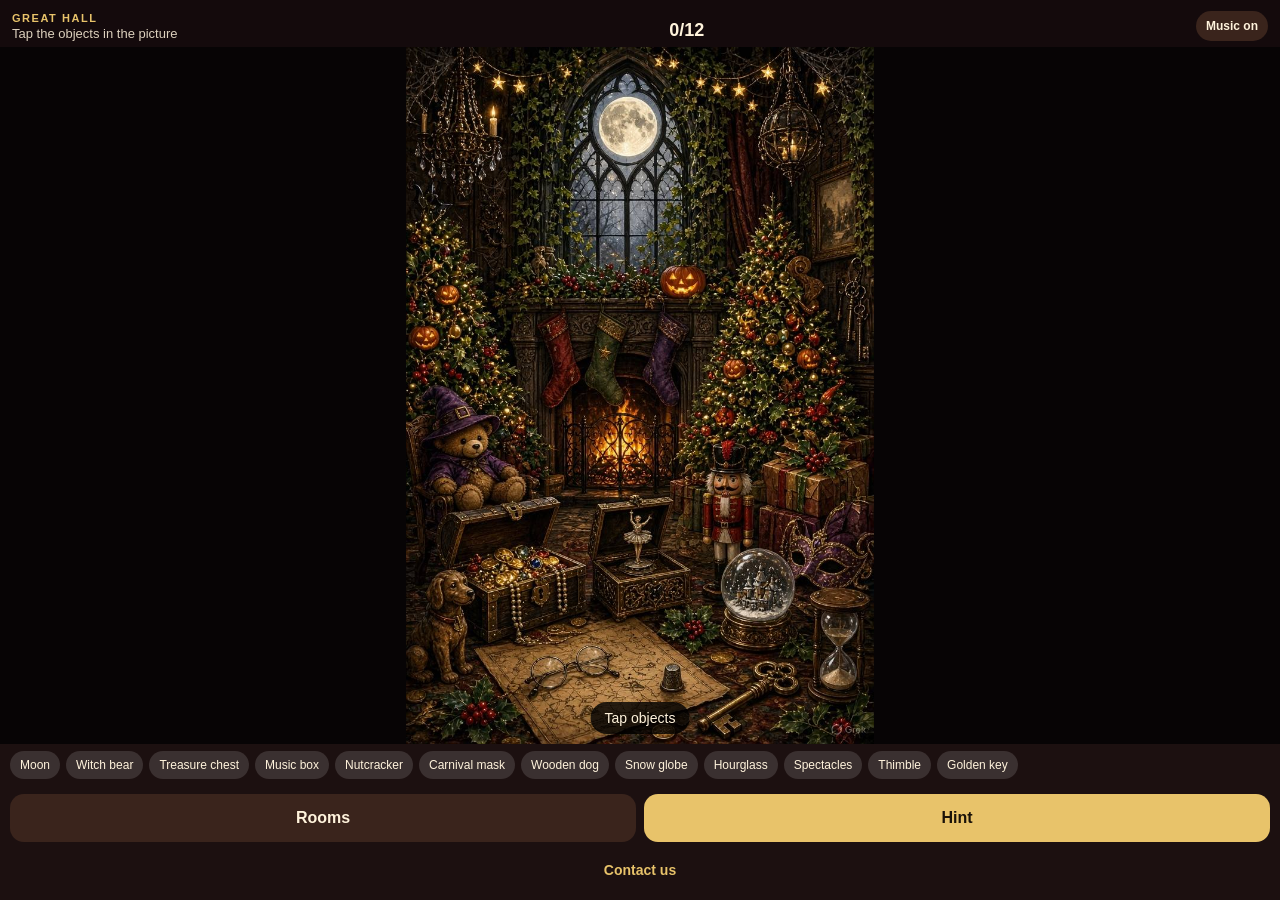
<file: index.html>
<!DOCTYPE html>
<html lang="en">
<head>
  <meta charset="UTF-8" />
  <meta name="viewport" content="width=device-width, initial-scale=1, viewport-fit=cover" />
  <title>Holly Haunt</title>
  <style>
    :root { --gold:#e8c36a; --ink:#140a0c; --cream:#fff3dc; }
    * { box-sizing: border-box; margin: 0; padding: 0; }
    html, body { height: 100%; background: #140a0c; color: var(--cream); font-family: "Trebuchet MS", "Segoe UI", sans-serif; }
    body {
      display: flex; flex-direction: column;
      height: 100dvh;
      padding-top: env(safe-area-inset-top);
      padding-bottom: env(safe-area-inset-bottom);
    }
    header {
      display: flex; justify-content: space-between; align-items: flex-end;
      padding: 8px 12px 6px;
    }
    header b { color: var(--gold); letter-spacing: .14em; font-size: 11px; }
    #sub { font-size: 13px; opacity: .85; }
    #score { font-weight: 800; font-size: 18px; }
    #musicBtn {
      border: 0; border-radius: 999px; background: #3a241c; color: var(--cream);
      font: 800 12px "Trebuchet MS", sans-serif; padding: 8px 10px;
    }
    #stage {
      position: relative;
      flex: 1;
      min-height: 0;
      background: #070405;
      touch-action: none;
    }
    #pic {
      position: absolute; inset: 0;
      width: 100%; height: 100%;
      object-fit: contain;
      pointer-events: none;
    }
    .ring {
      position: absolute; border-radius: 50%;
      transform: translate(-50%,-50%);
      pointer-events: none;
      border: 3px solid #3ecf8e;
      box-shadow: 0 0 12px #3ecf8e99;
    }
    .ring.hint {
      border: 3px dashed #e8c36a;
      box-shadow: 0 0 16px #e8c36a;
      animation: pulse .8s ease-in-out 4;
    }
    @keyframes pulse { 50% { transform: translate(-50%,-50%) scale(1.15); } }
    #toast {
      position: absolute; left: 50%; bottom: 10px; transform: translateX(-50%);
      background: #000c; padding: 8px 14px; border-radius: 999px;
      font-size: 14px; opacity: 0; transition: opacity .2s; pointer-events: none;
      white-space: nowrap;
    }
    .pop {
      position: absolute; transform: translate(-50%, -80%);
      font: 800 22px "Trebuchet MS", sans-serif; color: #fff6d8;
      text-shadow: 0 2px 10px #000; pointer-events: none; z-index: 4;
      animation: floaty .9s ease-out forwards;
    }
    @keyframes floaty { to { transform: translate(-50%, -160%); opacity: 0; } }
    #list {
      display: flex; gap: 6px; overflow-x: auto;
      padding: 7px 10px; background: #1c1010;
    }
    .chip {
      flex: 0 0 auto; border: 0; border-radius: 999px;
      padding: 7px 10px; background: #fff2; color: var(--cream); font-size: 12px;
    }
    .chip.got { text-decoration: line-through; opacity: .4; }
    #toast.on { opacity: 1; }
    #bar {
      display: grid; grid-template-columns: 1fr 1fr;
      gap: 8px; padding: 8px 10px 10px; background: #1c1010;
    }
    #contactBtn {
      grid-column: 1 / -1; height: 40px; border: 0; border-radius: 12px;
      background: transparent; color: var(--gold);
      font: 800 14px "Trebuchet MS", sans-serif;
      display: flex; align-items: center; justify-content: center;
      text-decoration: none;
    }
    #bar button {
      height: 48px; border: 0; border-radius: 14px;
      font: 800 16px "Trebuchet MS", sans-serif;
    }
    #roomsBtn { background: #3a241c; color: var(--cream); }
    #hintBtn { background: var(--gold); color: #1a1208; }
    #pick {
      position: fixed; inset: 0; background: #140a0cee;
      display: none; flex-direction: column; justify-content: flex-end;
      padding: 18px; z-index: 5;
    }
    #pick.on { display: flex; }
    h1 { font-size: 32px; line-height: .95; margin: 6px 0 12px; }
    .rooms { display: grid; gap: 8px; }
    .room.lock { filter: grayscale(.55) brightness(.7); }
    .room .tag { display:block; font-size:11px; letter-spacing:.12em; color:#e8c36a; margin-top:4px; }
    #pay {
      position: fixed; inset: 0; background: #140a0cf2;
      display: none; flex-direction: column; justify-content: flex-end;
      padding: 18px; z-index: 6;
    }
    #pay.on { display: flex; }
    #pay button, #pay a {
      height: 48px; border: 0; border-radius: 14px;
      font: 800 16px "Trebuchet MS", sans-serif; margin-top: 8px;
      display: flex; align-items: center; justify-content: center;
      text-decoration: none;
    }
    #payGo { background: var(--gold); color: #1a1208; }
    #payNo { background: #3a241c; color: var(--cream); }
    #contact {
      position: fixed; inset: 0; background: #140a0cf2;
      display: none; flex-direction: column; justify-content: flex-end;
      padding: 18px; z-index: 7;
    }
    #contact.on { display: flex; }
    #contact a, #contact button {
      height: 48px; border: 0; border-radius: 14px;
      font: 800 16px "Trebuchet MS", sans-serif; margin-top: 8px;
      display: flex; align-items: center; justify-content: center;
      text-decoration: none;
    }
    #mailGo { background: var(--gold); color: #1a1208; }
    #copyMail, #contactNo { background: #3a241c; color: var(--cream); }
    #mailAddr { color: var(--gold); font-size: 16px; word-break: break-all; margin: 4px 0 10px; }
  </style>
</head>
<body>
  <header>
    <div>
      <b id="roomName">GREAT HALL</b>
      <div id="sub">Tap the objects in the picture</div>
    </div>
    <div id="score">0/12</div>
    <button id="musicBtn" type="button">Music on</button>
  </header>
  <div id="stage">
    <img id="pic" alt="room" />
    <div id="toast">Tap the picture</div>
  </div>
  <div id="list"></div>
  <div id="bar">
    <button id="roomsBtn" type="button">Rooms</button>
    <button id="hintBtn" type="button">Hint</button>
    <a id="contactBtn" href="mailto:info@merahissa.co.in?subject=Holly%20Haunt">Contact us</a>
  </div>
  <div id="pick">
    <p style="color:#e8c36a;letter-spacing:.16em;font-size:11px">HOLLY HAUNT</p>
    <h1>Pick a room</h1>
    <div class="rooms" id="rooms"></div>
  </div>
  <div id="pay">
    <p style="color:#e8c36a;letter-spacing:.16em;font-size:11px">LOCKED</p>
    <h1>Unlock the other rooms</h1>
    <p id="payLine" style="margin-bottom:12px;opacity:.9">Pay $1 on this phone. This opens Razorpay. After you pay, come back to this page. Kitchen and Bedroom then open here.</p>
    <a id="payGo" href="https://rzp.io/rzp/hollyhaunt-unlock">Pay $1 to unlock</a>
    <button id="payNo" type="button">Not now</button>
  </div>
  <div id="contact">
    <p style="color:#e8c36a;letter-spacing:.16em;font-size:11px">CONTACT</p>
    <h1>Email us</h1>
    <p style="opacity:.9">Write to</p>
    <p id="mailAddr">info@merahissa.co.in</p>
    <a id="mailGo" href="mailto:info@merahissa.co.in?subject=Holly%20Haunt">Open mail app</a>
    <button id="copyMail" type="button">Copy email</button>
    <button id="contactNo" type="button">Close</button>
  </div>
<script>
const UNLOCK_URL = "https://rzp.io/rzp/hollyhaunt-unlock";
const PAY_PAGE = "pl_TgjuQk5VyMgvwz";
const PAY_ITEM = "ppi_TgjuQtmzSaGEhW";
const KEYLESS = "nocodeapps_10000:JELfVpX8LqF1reNtFfHTO2Z6PuTUjj125rEFYSmyOtgdDWQnRWzaFrK3oG5qfEMZmzun7TW+2DdjNqTH2JfAyO4qTpmxkS9+PTO8iCt35g==";
function rememberPayment(id) {
  if (!id || !/^pay_[A-Za-z0-9]+$/.test(id)) return false;
  localStorage.setItem("hollyHaunt.paid", "1");
  localStorage.setItem("hollyHaunt.paymentId", id);
  return true;
}
(function () {
  const q = new URLSearchParams(location.search);
  if (rememberPayment(q.get("razorpay_payment_id"))) history.replaceState({}, "", location.pathname);
})();
const paid = localStorage.getItem("hollyHaunt.paid") === "1";
const SCENES = [
  { id:"hall", name:"Great Hall", file:"hall.jpg", free:true, items:[
    {n:"Moon",x:50,y:11,s:10},
    {n:"Witch bear",x:16,y:50,s:14},
    {n:"Treasure chest",x:24,y:68,s:14},
    {n:"Music box",x:48,y:66,s:12},
    {n:"Nutcracker",x:68,y:58,s:12},
    {n:"Carnival mask",x:88,y:67,s:10},
    {n:"Wooden dog",x:11,y:78,s:12},
    {n:"Snow globe",x:76,y:74,s:10},
    {n:"Hourglass",x:90,y:81,s:9},
    {n:"Spectacles",x:38,y:88,s:10},
    {n:"Thimble",x:52,y:86,s:7},
    {n:"Golden key",x:64,y:89,s:11}
  ]},
  { id:"kitchen", name:"Kitchen", file:"kitchen.jpg", free:false, items:[
    {n:"Wall clock",x:50,y:12,s:10},
    {n:"Hanging lantern",x:68,y:14,s:9},
    {n:"Moon window",x:84,y:16,s:12},
    {n:"Kitchen tree",x:90,y:34,s:12},
    {n:"Cauldron",x:68,y:48,s:12},
    {n:"Big pumpkin",x:32,y:52,s:12},
    {n:"Red candle",x:22,y:58,s:8},
    {n:"Gingerbread",x:28,y:70,s:9},
    {n:"Candy cane",x:36,y:74,s:8},
    {n:"Rolling pin",x:48,y:68,s:11},
    {n:"Lattice pie",x:58,y:62,s:11},
    {n:"Black cat",x:82,y:78,s:13}
  ]},
  { id:"bedroom", name:"Bedroom", file:"bedroom.jpg", free:false, items:[
    {n:"Crescent moon",x:73,y:10,s:8},
    {n:"Window moon",x:90,y:14,s:10},
    {n:"Oval mirror",x:8,y:24,s:12},
    {n:"Jewelry box",x:13,y:38,s:12},
    {n:"Grandfather clock",x:68,y:30,s:10},
    {n:"Corner tree",x:88,y:36,s:12},
    {n:"Night pumpkin",x:90,y:50,s:10},
    {n:"Witch bear",x:18,y:58,s:14},
    {n:"Toy train",x:22,y:76,s:14},
    {n:"Spectacles",x:48,y:84,s:10},
    {n:"Hourglass",x:68,y:78,s:10},
    {n:"Gift tower",x:90,y:72,s:12}
  ]}
];

const stage = document.getElementById("stage");
const pic = document.getElementById("pic");
const list = document.getElementById("list");
const toast = document.getElementById("toast");
const pick = document.getElementById("pick");
let scene = SCENES[0];
let found = new Set();
let hintsReady = true;
let findN = 0;
let musicOn = true;
const flute = new Audio("flute.mp3");
flute.loop = true;
flute.volume = 0.16;
flute.preload = "auto";

function startBed(){
  if (!musicOn) return;
  flute.play().catch(() => {});
}
function playFile(src, vol){
  startBed();
  const a = new Audio(src);
  a.volume = vol == null ? 1 : vol;
  a.play().catch(() => {});
  flute.volume = 0.05;
  a.addEventListener("ended", () => { if (musicOn) flute.volume = 0.16; });
}
function jingle(){ playFile("jingle.mp3", 0.9); }
function hoho(){ playFile("hoho.mp3", 1); }
function celebrate(){
  findN++;
  if (findN % 2 === 0) hoho();
  else jingle();
}
function popAt(clientX, clientY, text){
  const sr = stage.getBoundingClientRect();
  const el = document.createElement("div");
  el.className = "pop";
  el.textContent = text;
  el.style.left = (clientX - sr.left) + "px";
  el.style.top = (clientY - sr.top) + "px";
  stage.appendChild(el);
  setTimeout(() => el.remove(), 900);
}
function say(t){
  toast.textContent = t;
  toast.classList.add("on");
  clearTimeout(say.tid);
  say.tid = setTimeout(() => toast.classList.remove("on"), 1300);
}

function imageBox(){
  const r = stage.getBoundingClientRect();
  const nw = pic.naturalWidth || 2, nh = pic.naturalHeight || 3;
  const sr = r.width / Math.max(1, r.height);
  const ir = nw / nh;
  let w, h, left, top;
  if (sr > ir) {
    h = r.height; w = h * ir;
    left = r.left + (r.width - w) / 2; top = r.top;
  } else {
    w = r.width; h = w / ir;
    left = r.left; top = r.top + (r.height - h) / 2;
  }
  return { left, top, w, h };
}

function pctToScreen(x, y){
  const b = imageBox();
  return { x: b.left + b.w * x / 100, y: b.top + b.h * y / 100, w: b.w, h: b.h };
}

function clearRings(){
  stage.querySelectorAll(".ring").forEach(n => n.remove());
}
function placeRing(it, cls){
  const p = pctToScreen(it.x, it.y);
  const b = imageBox();
  const el = document.createElement("div");
  el.className = "ring " + (cls || "");
  const size = Math.max(cls === "hint" ? 92 : 36, (it.s || 10) / 100 * b.w * (cls === "hint" ? 2 : 1));
  el.style.width = size + "px";
  el.style.height = size + "px";
  const sr = stage.getBoundingClientRect();
  el.style.left = (p.x - sr.left) + "px";
  el.style.top = (p.y - sr.top) + "px";
  stage.appendChild(el);
  return el;
}

function renderList(){
  list.innerHTML = "";
  scene.items.forEach((it, i) => {
    const b = document.createElement("button");
    b.className = "chip" + (found.has(i) ? " got" : "");
    b.textContent = it.n;
    b.onclick = () => { say("Find the " + it.n); };
    list.appendChild(b);
  });
  document.getElementById("score").textContent = found.size + "/" + scene.items.length;
  document.getElementById("roomName").textContent = scene.name.toUpperCase();
}

function openScene(sc){
  if (!sc.free && !paid) {
    document.getElementById("payLine").textContent = sc.name + " opens on this phone after the $1 payment succeeds. Great Hall stays free.";
    document.getElementById("pay").classList.add("on");
    return;
  }
  scene = sc; found = new Set(); hintsReady = true;
  pic.src = sc.file;
  pick.classList.remove("on");
  document.getElementById("pay").classList.remove("on");
  renderList();
  say("Tap objects");
  startBed();
}

function hit(clientX, clientY){
  startBed();
  const b = imageBox();
  if (b.w < 40 || b.h < 40) { say("Tap the picture"); return; }
  const x = (clientX - b.left) / b.w * 100;
  const y = (clientY - b.top) / b.h * 100;
  if (x < -4 || y < -4 || x > 104 || y > 104) { say("Tap the picture"); return; }
  let best = -1, bestD = 1e9;
  let open = -1, openD = 1e9;
  scene.items.forEach((it, i) => {
    const dx = (x - it.x) / 100 * b.w;
    const dy = (y - it.y) / 100 * b.h;
    const d = Math.hypot(dx, dy);
    const rad = Math.max(64, (it.s || 12) / 100 * b.w * 1.6);
    if (d < rad && d < bestD) { bestD = d; best = i; }
    if (!found.has(i) && d < rad && d < openD) { openD = d; open = i; }
  });
  const chosen = open >= 0 ? open : best;
  if (chosen < 0) { say("Not that"); return; }
  if (found.has(chosen)) { say("Already found"); return; }
  found.add(chosen);
  const ho = findN % 2 === 1;
  celebrate();
  popAt(clientX, clientY, ho ? "Ho ho ho!" : "Jingle!");
  say(scene.items[chosen].n);
  renderList();
  if (found.size === scene.items.length) {
    say("Room cleared");
    setTimeout(jingle, 400);
    setTimeout(hoho, 2200);
    setTimeout(() => pick.classList.add("on"), 2800);
  }
}

stage.addEventListener("pointerdown", (e) => {
  e.preventDefault();
  hit(e.clientX, e.clientY);
});

document.getElementById("roomsBtn").onclick = () => pick.classList.add("on");
document.getElementById("hintBtn").onclick = () => {
  if (!hintsReady) return;
  const i = scene.items.findIndex((_, k) => !found.has(k));
  if (i < 0) { say("Everything is found"); return; }
  hintsReady = false;
  setTimeout(() => { hintsReady = true; }, 900);
  stage.querySelectorAll(".ring.hint").forEach((n) => n.remove());
  const el = placeRing(scene.items[i], "hint");
  setTimeout(() => { if (el.isConnected) el.remove(); }, 2600);
  say("Find the " + scene.items[i].n);
  jingle();
};

const roomsEl = document.getElementById("rooms");
SCENES.forEach((sc) => {
  const b = document.createElement("button");
  b.className = "room" + ((sc.free || paid) ? "" : " lock");
  b.style.backgroundImage = "url('" + sc.file + "')";
  b.innerHTML = sc.name + '<span class="tag">' + ((sc.free || paid) ? "FREE" : "LOCKED · PAY") + "</span>";
  b.onclick = () => openScene(sc);
  roomsEl.appendChild(b);
});
document.getElementById("payNo").onclick = () => document.getElementById("pay").classList.remove("on");
document.getElementById("payGo").addEventListener("click", () => {
  sessionStorage.setItem("holly.payStarted", String(Date.now()));
});
document.getElementById("contactBtn").addEventListener("click", (e) => {
  e.preventDefault();
  document.getElementById("contact").classList.add("on");
});
document.getElementById("contactNo").onclick = () => document.getElementById("contact").classList.remove("on");
document.getElementById("copyMail").onclick = () => {
  const addr = "info@merahissa.co.in";
  if (navigator.clipboard && navigator.clipboard.writeText) {
    navigator.clipboard.writeText(addr).then(() => say("Email copied")).catch(() => say(addr));
  } else {
    say(addr);
  }
};
document.getElementById("musicBtn").onclick = () => {
  musicOn = !musicOn;
  document.getElementById("musicBtn").textContent = musicOn ? "Music on" : "Music off";
  if (musicOn) flute.play().catch(() => {});
  else flute.pause();
};
openScene(SCENES[0]);
</script>
</body>
</html>
</file>
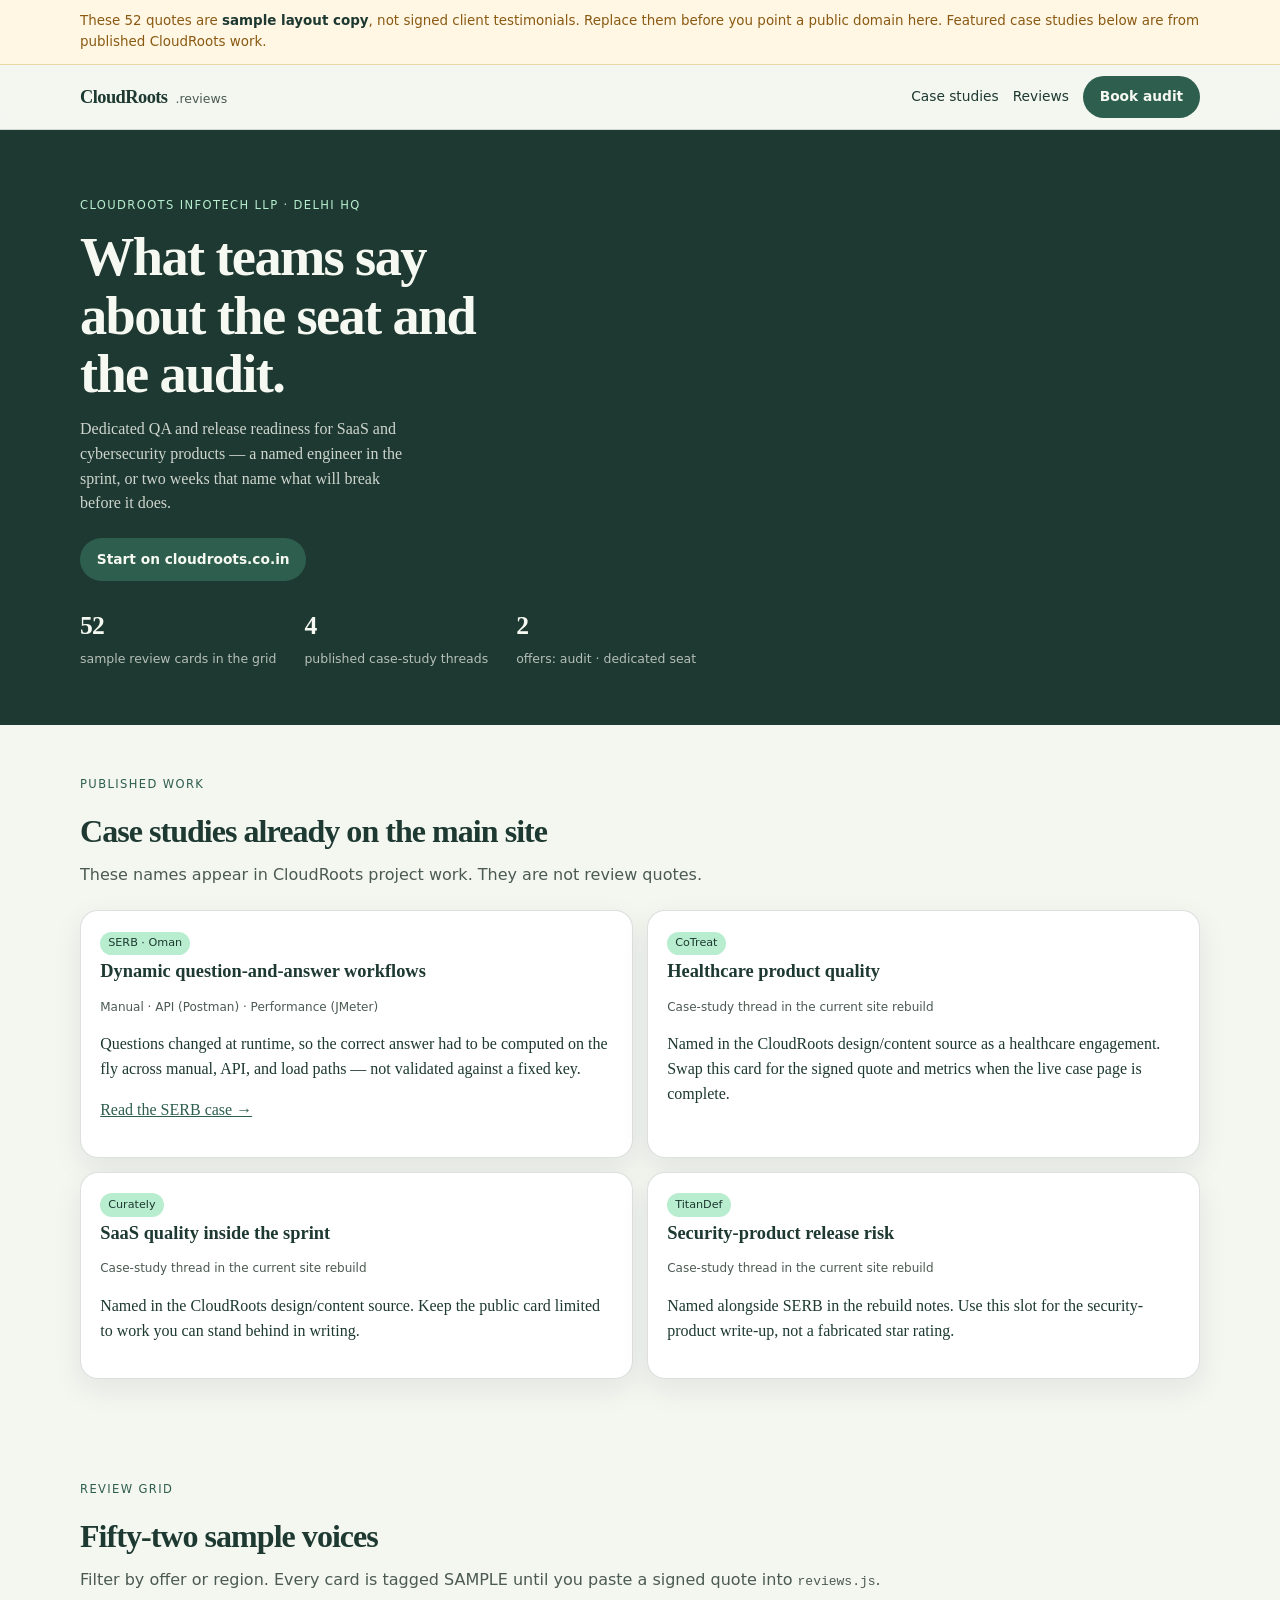
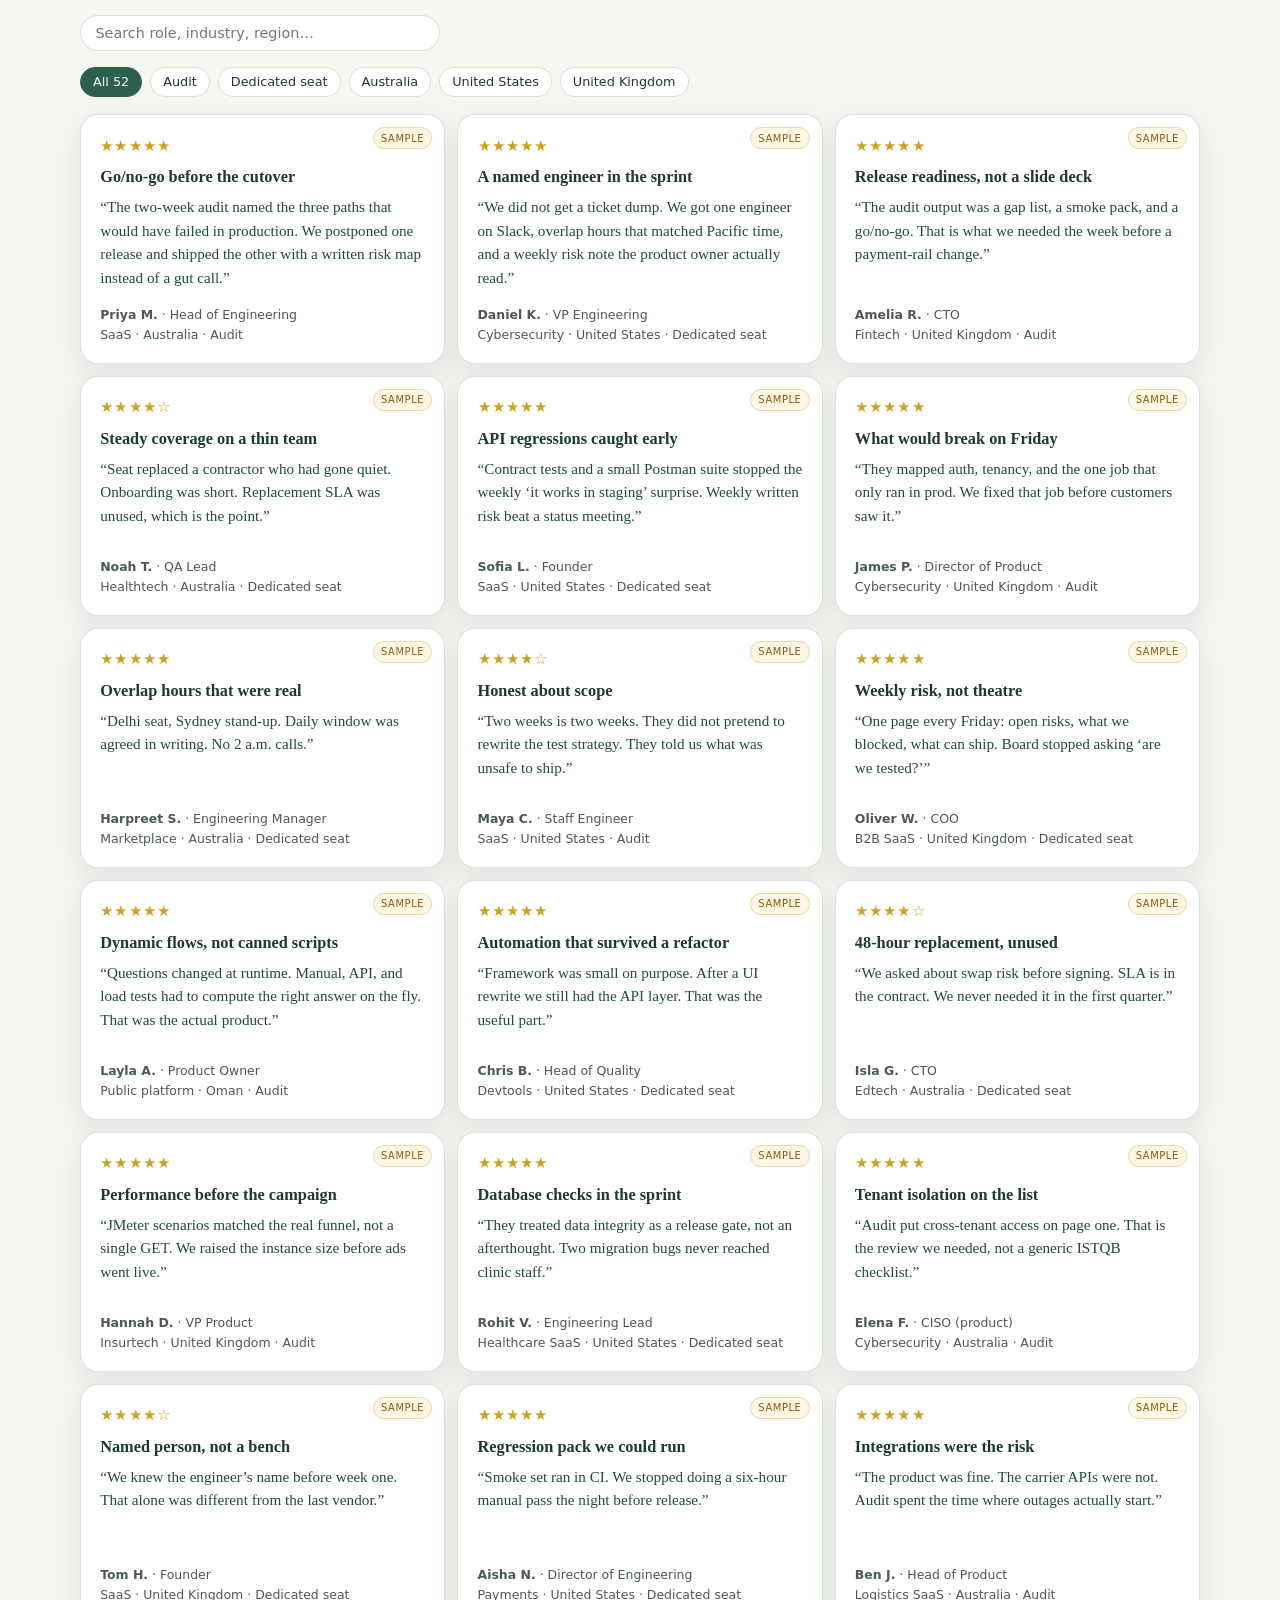
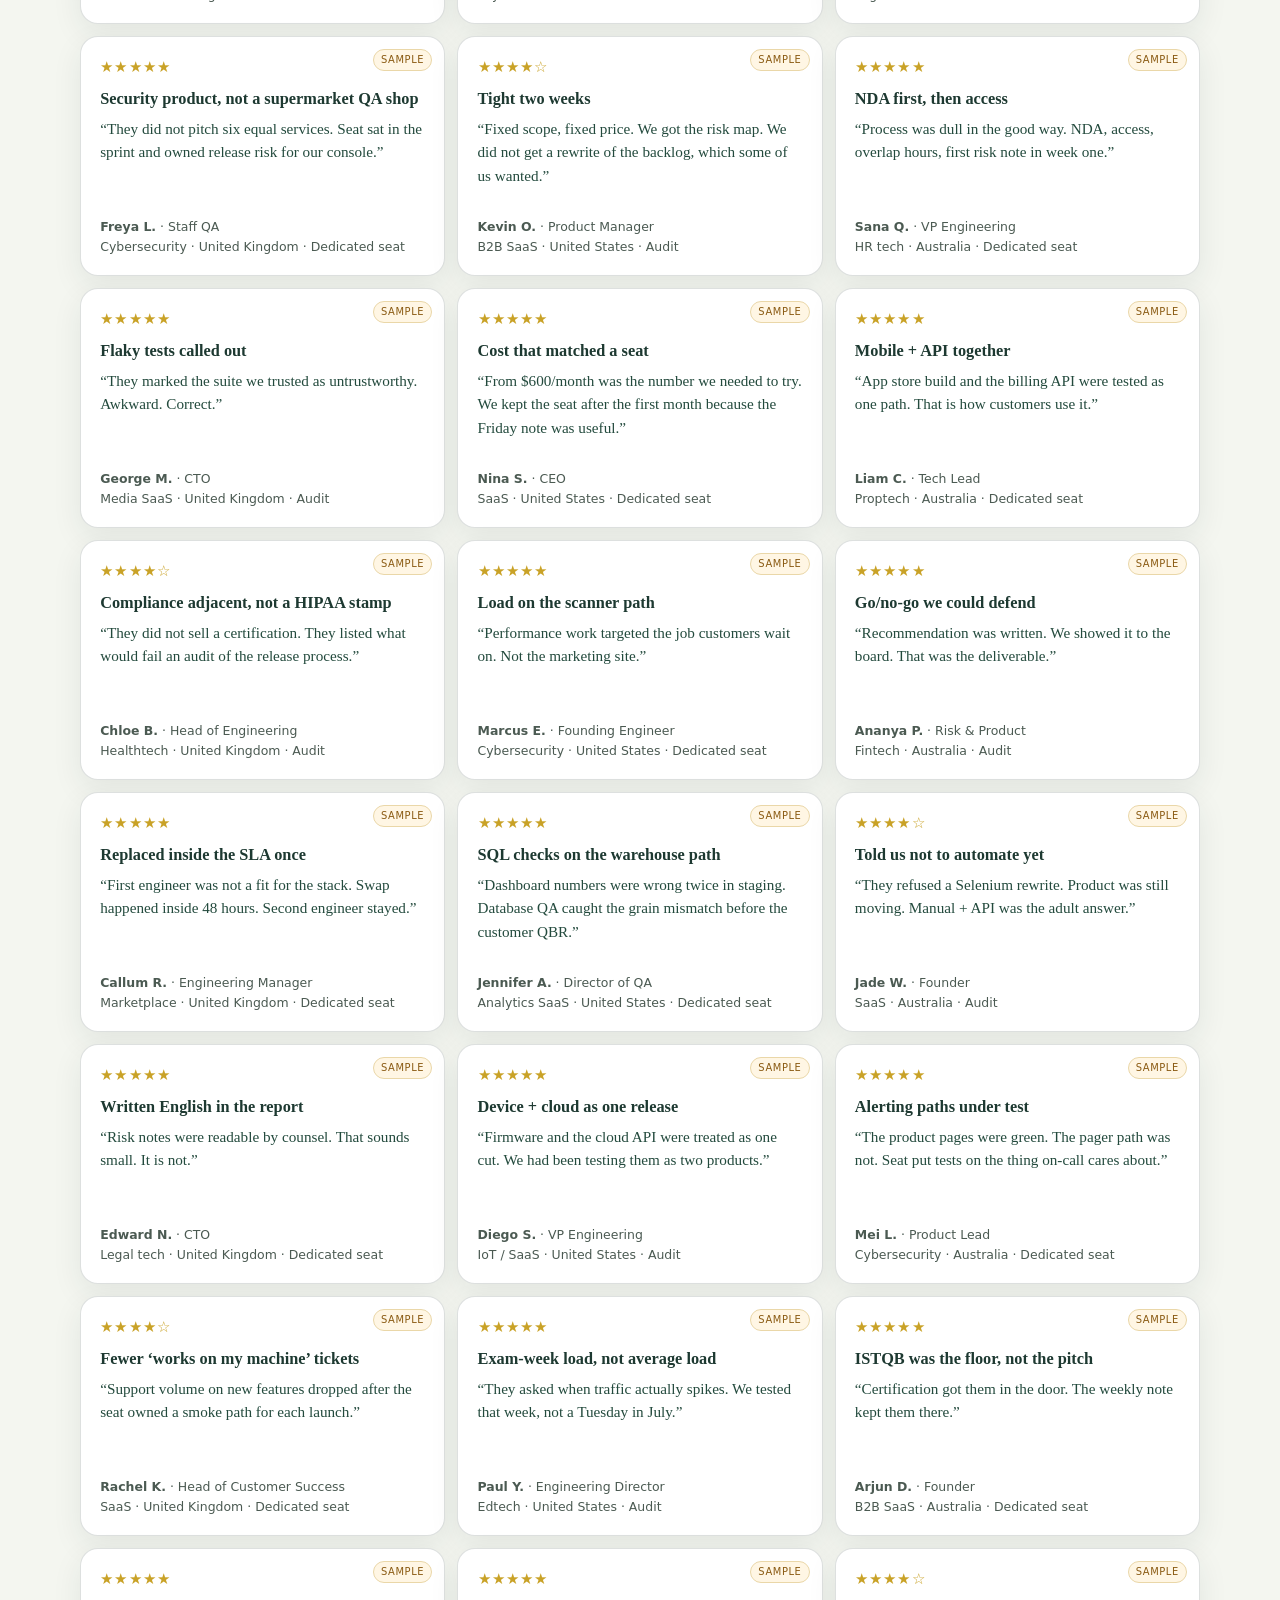
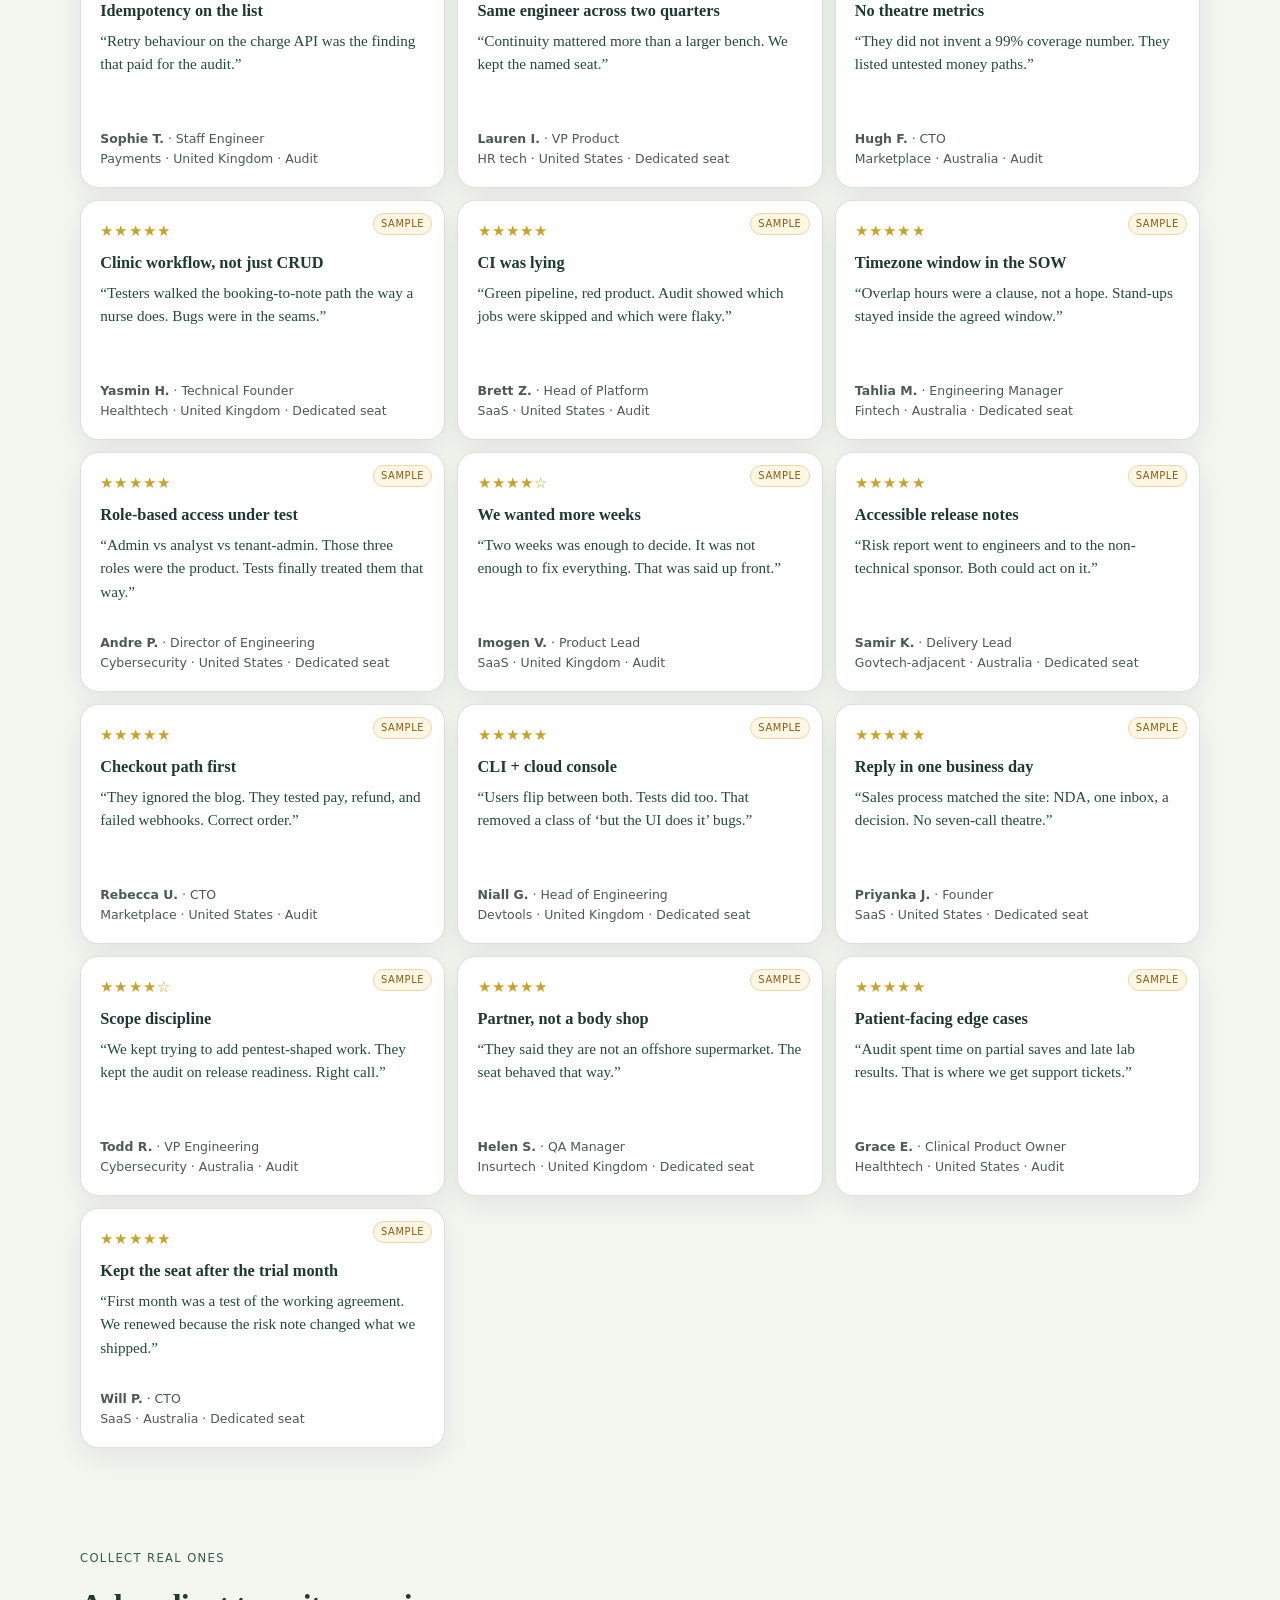
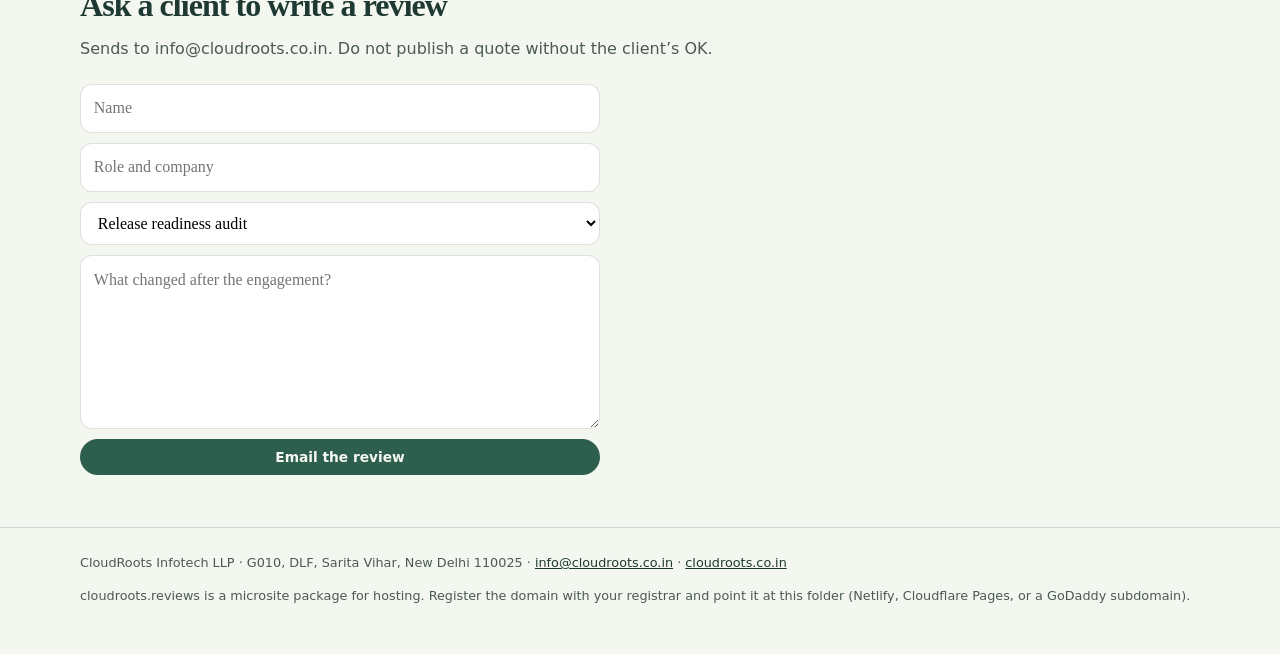
<file: cloudroots-reviews/index.html>
<!DOCTYPE html>
<html lang="en">
<head>
  <meta charset="UTF-8" />
  <meta name="viewport" content="width=device-width, initial-scale=1" />
  <title>CloudRoots Reviews — QA and release readiness</title>
  <meta name="description" content="Reviews and published case work for CloudRoots Infotech LLP. Dedicated QA seats and two-week release readiness audits for SaaS and cybersecurity teams." />
  <link rel="canonical" href="https://isardeepg.github.io/cloudroots-reviews/" />
  <meta property="og:title" content="CloudRoots Reviews" />
  <meta property="og:description" content="Client reviews and published case work for CloudRoots Infotech LLP." />
  <meta property="og:url" content="https://isardeepg.github.io/cloudroots-reviews/" />
  <style>
:root {
  --ink: #1d3931;
  --ink-2: #234a3d;
  --green: #2e5e4e;
  --green-hover: #234a3d;
  --mint: #b8edcf;
  --paper: #f4f6f0;
  --card: #ffffff;
  --muted: #4b5a52;
  --line: rgba(19, 35, 31, 0.14);
  --gold: #c9a227;
  --warn: #8a5a12;
  --radius: 18px;
  --max: 1120px;
  --shadow: 0 10px 30px rgba(29, 57, 49, 0.08);
  font-family: "Iowan Old Style", "Palatino Linotype", Palatino, "Book Antiqua", Georgia, serif;
}

* { box-sizing: border-box; }
html { scroll-behavior: smooth; }
body {
  margin: 0;
  background: var(--paper);
  color: var(--ink);
  line-height: 1.55;
}

.sans { font-family: ui-sans-serif, system-ui, -apple-system, "Segoe UI", Roboto, Helvetica, Arial, sans-serif; }

a { color: var(--green); }
.wrap { width: min(var(--max), calc(100% - 32px)); margin: 0 auto; }

.site-header {
  position: sticky; top: 0; z-index: 20;
  background: rgba(244, 246, 240, 0.92);
  backdrop-filter: blur(10px);
  border-bottom: 1px solid var(--line);
}
.site-header .wrap {
  display: flex; align-items: center; justify-content: space-between;
  min-height: 64px; gap: 16px;
}
.brand { display: flex; align-items: baseline; gap: 8px; text-decoration: none; color: var(--ink); }
.brand strong { letter-spacing: -0.03em; font-size: 1.15rem; }
.brand span { font-family: ui-sans-serif, system-ui, sans-serif; font-size: 0.78rem; color: var(--muted); }
.nav { display: flex; gap: 14px; align-items: center; font-family: ui-sans-serif, system-ui, sans-serif; font-size: 0.86rem; }
.nav a { color: var(--ink); text-decoration: none; }
.btn {
  display: inline-flex; align-items: center; justify-content: center;
  background: var(--green); color: #f6f8f2 !important; text-decoration: none;
  border: 0; border-radius: 999px; padding: 0.65rem 1.05rem;
  font-family: ui-sans-serif, system-ui, sans-serif; font-size: 0.86rem; font-weight: 600;
  cursor: pointer;
}
.btn:hover { background: var(--green-hover); }
.btn.ghost { background: transparent; color: var(--ink) !important; border: 1px solid var(--line); }

.hero {
  background: var(--ink); color: #f6f8f2;
  padding: 4.2rem 0 3.4rem;
}
.eyebrow {
  font-family: ui-sans-serif, system-ui, sans-serif;
  letter-spacing: 0.12em; text-transform: uppercase;
  font-size: 0.72rem; color: var(--mint);
  margin: 0 0 0.8rem;
}
.hero h1 {
  font-size: clamp(2rem, 6vw, 3.4rem);
  line-height: 1.08; letter-spacing: -0.03em;
  margin: 0 0 0.8rem; max-width: 16ch;
}
.hero p.lede { max-width: 42ch; color: rgba(246,248,242,0.82); margin: 0 0 1.4rem; }
.stats { display: flex; flex-wrap: wrap; gap: 18px 28px; margin-top: 1.6rem; }
.stat b { display: block; font-size: 1.6rem; letter-spacing: -0.03em; }
.stat span { font-family: ui-sans-serif, system-ui, sans-serif; font-size: 0.78rem; color: rgba(246,248,242,0.7); }

.banner {
  background: #fff6e4; color: var(--warn);
  border-bottom: 1px solid #ead7a8;
  font-family: ui-sans-serif, system-ui, sans-serif;
  font-size: 0.84rem; padding: 0.7rem 0;
}
.banner strong { color: var(--ink); }

section { padding: 3.2rem 0; }
h2 { font-size: clamp(1.5rem, 3vw, 2rem); letter-spacing: -0.03em; margin: 0 0 0.4rem; }
.section-kicker { font-family: ui-sans-serif, system-ui, sans-serif; color: var(--muted); margin: 0 0 1.4rem; }

.cases { display: grid; gap: 14px; }
@media (min-width: 720px) { .cases { grid-template-columns: 1fr 1fr; } }
.case, .card {
  background: var(--card); border: 1px solid var(--line);
  border-radius: var(--radius); padding: 1.15rem 1.2rem; box-shadow: var(--shadow);
}
.case h3 { margin: 0.15rem 0 0.4rem; font-size: 1.15rem; }
.meta { font-family: ui-sans-serif, system-ui, sans-serif; font-size: 0.75rem; color: var(--muted); }
.chip {
  display: inline-block; font-family: ui-sans-serif, system-ui, sans-serif;
  font-size: 0.7rem; padding: 0.18rem 0.5rem; border-radius: 999px;
  background: var(--mint); color: var(--ink); margin-right: 0.3rem;
}

.filters {
  display: flex; flex-wrap: wrap; gap: 8px; margin: 0 0 1.1rem;
}
.filters button {
  font-family: ui-sans-serif, system-ui, sans-serif;
  border: 1px solid var(--line); background: #fff; color: var(--ink);
  border-radius: 999px; padding: 0.4rem 0.75rem; cursor: pointer; font-size: 0.8rem;
}
.filters button.on { background: var(--green); color: #f6f8f2; border-color: var(--green); }

.search {
  width: 100%; max-width: 360px; margin: 0 0 1rem;
  border: 1px solid var(--line); border-radius: 999px; padding: 0.55rem 0.9rem;
  font-family: ui-sans-serif, system-ui, sans-serif; font-size: 0.9rem; background: #fff;
}

.grid { display: grid; gap: 12px; }
@media (min-width: 700px) { .grid { grid-template-columns: 1fr 1fr; } }
@media (min-width: 1000px) { .grid { grid-template-columns: 1fr 1fr 1fr; } }

.card { position: relative; display: flex; flex-direction: column; min-height: 240px; }
.stars { color: var(--gold); letter-spacing: 0.08em; font-size: 0.95rem; }
.card h3 { font-size: 1.02rem; margin: 0.45rem 0 0.35rem; }
.card blockquote { margin: 0 0 1rem; font-size: 0.95rem; color: var(--ink-2); flex: 1; }
.who { font-family: ui-sans-serif, system-ui, sans-serif; font-size: 0.78rem; color: var(--muted); }
.sample {
  position: absolute; top: 12px; right: 12px;
  font-family: ui-sans-serif, system-ui, sans-serif;
  font-size: 0.62rem; letter-spacing: 0.06em; text-transform: uppercase;
  background: #fff6e4; color: var(--warn); border: 1px solid #ead7a8;
  border-radius: 999px; padding: 0.15rem 0.45rem;
}
.empty { padding: 2rem 0; color: var(--muted); }

.form {
  display: grid; gap: 10px; max-width: 520px;
}
.form input, .form textarea, .form select {
  width: 100%; border: 1px solid var(--line); border-radius: 12px;
  padding: 0.7rem 0.8rem; font: inherit; background: #fff;
}
footer {
  border-top: 1px solid var(--line); padding: 1.6rem 0 2.2rem;
  font-family: ui-sans-serif, system-ui, sans-serif; font-size: 0.8rem; color: var(--muted);
}
footer a { color: var(--ink); }

@media (max-width: 640px) {
  .nav a:not(.btn) { display: none; }
  .hero { padding: 2.4rem 0 2.2rem; }
  .card { min-height: 0; }
  .site-header .wrap { min-height: 56px; }
}

</style>
</head>
<body>
  <div class="banner">
    <div class="wrap">These 52 quotes are <strong>sample layout copy</strong>, not signed client testimonials. Replace them before you point a public domain here. Featured case studies below are from published CloudRoots work.</div>
  </div>
  <header class="site-header">
    <div class="wrap">
      <a class="brand" href="./">
        <strong>CloudRoots</strong>
        <span>.reviews</span>
      </a>
      <nav class="nav">
        <a href="#cases">Case studies</a>
        <a href="#reviews">Reviews</a>
        <a class="btn" href="https://www.cloudroots.co.in/contact">Book audit</a>
      </nav>
    </div>
  </header>

  <section class="hero">
    <div class="wrap">
      <p class="eyebrow">CloudRoots Infotech LLP · Delhi HQ</p>
      <h1>What teams say about the seat and the audit.</h1>
      <p class="lede">Dedicated QA and release readiness for SaaS and cybersecurity products — a named engineer in the sprint, or two weeks that name what will break before it does.</p>
      <a class="btn" href="https://www.cloudroots.co.in/contact">Start on cloudroots.co.in</a>
      <div class="stats">
        <div class="stat"><b>52</b><span>sample review cards in the grid</span></div>
        <div class="stat"><b>4</b><span>published case-study threads</span></div>
        <div class="stat"><b>2</b><span>offers: audit · dedicated seat</span></div>
      </div>
    </div>
  </section>

  <section id="cases">
    <div class="wrap">
      <p class="eyebrow" style="color:var(--green)">Published work</p>
      <h2>Case studies already on the main site</h2>
      <p class="section-kicker">These names appear in CloudRoots project work. They are not review quotes.</p>
      <div class="cases">
        <article class="case">
          <span class="chip">SERB · Oman</span>
          <h3>Dynamic question-and-answer workflows</h3>
          <p class="meta">Manual · API (Postman) · Performance (JMeter)</p>
          <p>Questions changed at runtime, so the correct answer had to be computed on the fly across manual, API, and load paths — not validated against a fixed key.</p>
          <p><a href="https://www.cloudroots.co.in/case-studies/serb/">Read the SERB case →</a></p>
        </article>
        <article class="case">
          <span class="chip">CoTreat</span>
          <h3>Healthcare product quality</h3>
          <p class="meta">Case-study thread in the current site rebuild</p>
          <p>Named in the CloudRoots design/content source as a healthcare engagement. Swap this card for the signed quote and metrics when the live case page is complete.</p>
        </article>
        <article class="case">
          <span class="chip">Curately</span>
          <h3>SaaS quality inside the sprint</h3>
          <p class="meta">Case-study thread in the current site rebuild</p>
          <p>Named in the CloudRoots design/content source. Keep the public card limited to work you can stand behind in writing.</p>
        </article>
        <article class="case">
          <span class="chip">TitanDef</span>
          <h3>Security-product release risk</h3>
          <p class="meta">Case-study thread in the current site rebuild</p>
          <p>Named alongside SERB in the rebuild notes. Use this slot for the security-product write-up, not a fabricated star rating.</p>
        </article>
      </div>
    </div>
  </section>

  <section id="reviews">
    <div class="wrap">
      <p class="eyebrow" style="color:var(--green)">Review grid</p>
      <h2>Fifty-two sample voices</h2>
      <p class="section-kicker">Filter by offer or region. Every card is tagged SAMPLE until you paste a signed quote into <code>reviews.js</code>.</p>
      <input class="search" id="q" type="search" placeholder="Search role, industry, region…" />
      <div class="filters" id="filters"></div>
      <div class="grid" id="grid"></div>
      <p class="empty" id="empty" hidden>No cards match that filter.</p>
    </div>
  </section>

  <section id="submit">
    <div class="wrap">
      <p class="eyebrow" style="color:var(--green)">Collect real ones</p>
      <h2>Ask a client to write a review</h2>
      <p class="section-kicker">Sends to info@cloudroots.co.in. Do not publish a quote without the client’s OK.</p>
      <form class="form" action="mailto:info@cloudroots.co.in?subject=CloudRoots%20review" method="post" enctype="text/plain">
        <input name="name" required placeholder="Name" />
        <input name="role" placeholder="Role and company" />
        <select name="offer">
          <option value="audit">Release readiness audit</option>
          <option value="seat">Dedicated QA seat</option>
        </select>
        <textarea name="review" rows="6" required placeholder="What changed after the engagement?"></textarea>
        <button class="btn" type="submit">Email the review</button>
      </form>
    </div>
  </section>

  <footer>
    <div class="wrap">
      CloudRoots Infotech LLP · G010, DLF, Sarita Vihar, New Delhi 110025 ·
      <a href="mailto:info@cloudroots.co.in">info@cloudroots.co.in</a> ·
      <a href="https://www.cloudroots.co.in">cloudroots.co.in</a>
      <p>cloudroots.reviews is a microsite package for hosting. Register the domain with your registrar and point it at this folder (Netlify, Cloudflare Pages, or a GoDaddy subdomain).</p>
    </div>
  </footer>

  <script>
window.CR_REVIEWS=[{"id":1,"stars":5,"offer":"audit","region":"Australia","industry":"SaaS","role":"Head of Engineering","name":"Priya M.","title":"Go/no-go before the cutover","quote":"The two-week audit named the three paths that would have failed in production. We postponed one release and shipped the other with a written risk map instead of a gut call."},{"id":2,"stars":5,"offer":"seat","region":"United States","industry":"Cybersecurity","role":"VP Engineering","name":"Daniel K.","title":"A named engineer in the sprint","quote":"We did not get a ticket dump. We got one engineer on Slack, overlap hours that matched Pacific time, and a weekly risk note the product owner actually read."},{"id":3,"stars":5,"offer":"audit","region":"United Kingdom","industry":"Fintech","role":"CTO","name":"Amelia R.","title":"Release readiness, not a slide deck","quote":"The audit output was a gap list, a smoke pack, and a go/no-go. That is what we needed the week before a payment-rail change."},{"id":4,"stars":4,"offer":"seat","region":"Australia","industry":"Healthtech","role":"QA Lead","name":"Noah T.","title":"Steady coverage on a thin team","quote":"Seat replaced a contractor who had gone quiet. Onboarding was short. Replacement SLA was unused, which is the point."},{"id":5,"stars":5,"offer":"seat","region":"United States","industry":"SaaS","role":"Founder","name":"Sofia L.","title":"API regressions caught early","quote":"Contract tests and a small Postman suite stopped the weekly \u2018it works in staging\u2019 surprise. Weekly written risk beat a status meeting."},{"id":6,"stars":5,"offer":"audit","region":"United Kingdom","industry":"Cybersecurity","role":"Director of Product","name":"James P.","title":"What would break on Friday","quote":"They mapped auth, tenancy, and the one job that only ran in prod. We fixed that job before customers saw it."},{"id":7,"stars":5,"offer":"seat","region":"Australia","industry":"Marketplace","role":"Engineering Manager","name":"Harpreet S.","title":"Overlap hours that were real","quote":"Delhi seat, Sydney stand-up. Daily window was agreed in writing. No 2 a.m. calls."},{"id":8,"stars":4,"offer":"audit","region":"United States","industry":"SaaS","role":"Staff Engineer","name":"Maya C.","title":"Honest about scope","quote":"Two weeks is two weeks. They did not pretend to rewrite the test strategy. They told us what was unsafe to ship."},{"id":9,"stars":5,"offer":"seat","region":"United Kingdom","industry":"B2B SaaS","role":"COO","name":"Oliver W.","title":"Weekly risk, not theatre","quote":"One page every Friday: open risks, what we blocked, what can ship. Board stopped asking \u2018are we tested?\u2019"},{"id":10,"stars":5,"offer":"audit","region":"Oman","industry":"Public platform","role":"Product Owner","name":"Layla A.","title":"Dynamic flows, not canned scripts","quote":"Questions changed at runtime. Manual, API, and load tests had to compute the right answer on the fly. That was the actual product."},{"id":11,"stars":5,"offer":"seat","region":"United States","industry":"Devtools","role":"Head of Quality","name":"Chris B.","title":"Automation that survived a refactor","quote":"Framework was small on purpose. After a UI rewrite we still had the API layer. That was the useful part."},{"id":12,"stars":4,"offer":"seat","region":"Australia","industry":"Edtech","role":"CTO","name":"Isla G.","title":"48-hour replacement, unused","quote":"We asked about swap risk before signing. SLA is in the contract. We never needed it in the first quarter."},{"id":13,"stars":5,"offer":"audit","region":"United Kingdom","industry":"Insurtech","role":"VP Product","name":"Hannah D.","title":"Performance before the campaign","quote":"JMeter scenarios matched the real funnel, not a single GET. We raised the instance size before ads went live."},{"id":14,"stars":5,"offer":"seat","region":"United States","industry":"Healthcare SaaS","role":"Engineering Lead","name":"Rohit V.","title":"Database checks in the sprint","quote":"They treated data integrity as a release gate, not an afterthought. Two migration bugs never reached clinic staff."},{"id":15,"stars":5,"offer":"audit","region":"Australia","industry":"Cybersecurity","role":"CISO (product)","name":"Elena F.","title":"Tenant isolation on the list","quote":"Audit put cross-tenant access on page one. That is the review we needed, not a generic ISTQB checklist."},{"id":16,"stars":4,"offer":"seat","region":"United Kingdom","industry":"SaaS","role":"Founder","name":"Tom H.","title":"Named person, not a bench","quote":"We knew the engineer\u2019s name before week one. That alone was different from the last vendor."},{"id":17,"stars":5,"offer":"seat","region":"United States","industry":"Payments","role":"Director of Engineering","name":"Aisha N.","title":"Regression pack we could run","quote":"Smoke set ran in CI. We stopped doing a six-hour manual pass the night before release."},{"id":18,"stars":5,"offer":"audit","region":"Australia","industry":"Logistics SaaS","role":"Head of Product","name":"Ben J.","title":"Integrations were the risk","quote":"The product was fine. The carrier APIs were not. Audit spent the time where outages actually start."},{"id":19,"stars":5,"offer":"seat","region":"United Kingdom","industry":"Cybersecurity","role":"Staff QA","name":"Freya L.","title":"Security product, not a supermarket QA shop","quote":"They did not pitch six equal services. Seat sat in the sprint and owned release risk for our console."},{"id":20,"stars":4,"offer":"audit","region":"United States","industry":"B2B SaaS","role":"Product Manager","name":"Kevin O.","title":"Tight two weeks","quote":"Fixed scope, fixed price. We got the risk map. We did not get a rewrite of the backlog, which some of us wanted."},{"id":21,"stars":5,"offer":"seat","region":"Australia","industry":"HR tech","role":"VP Engineering","name":"Sana Q.","title":"NDA first, then access","quote":"Process was dull in the good way. NDA, access, overlap hours, first risk note in week one."},{"id":22,"stars":5,"offer":"audit","region":"United Kingdom","industry":"Media SaaS","role":"CTO","name":"George M.","title":"Flaky tests called out","quote":"They marked the suite we trusted as untrustworthy. Awkward. Correct."},{"id":23,"stars":5,"offer":"seat","region":"United States","industry":"SaaS","role":"CEO","name":"Nina S.","title":"Cost that matched a seat","quote":"From $600/month was the number we needed to try. We kept the seat after the first month because the Friday note was useful."},{"id":24,"stars":5,"offer":"seat","region":"Australia","industry":"Proptech","role":"Tech Lead","name":"Liam C.","title":"Mobile + API together","quote":"App store build and the billing API were tested as one path. That is how customers use it."},{"id":25,"stars":4,"offer":"audit","region":"United Kingdom","industry":"Healthtech","role":"Head of Engineering","name":"Chloe B.","title":"Compliance adjacent, not a HIPAA stamp","quote":"They did not sell a certification. They listed what would fail an audit of the release process."},{"id":26,"stars":5,"offer":"seat","region":"United States","industry":"Cybersecurity","role":"Founding Engineer","name":"Marcus E.","title":"Load on the scanner path","quote":"Performance work targeted the job customers wait on. Not the marketing site."},{"id":27,"stars":5,"offer":"audit","region":"Australia","industry":"Fintech","role":"Risk & Product","name":"Ananya P.","title":"Go/no-go we could defend","quote":"Recommendation was written. We showed it to the board. That was the deliverable."},{"id":28,"stars":5,"offer":"seat","region":"United Kingdom","industry":"Marketplace","role":"Engineering Manager","name":"Callum R.","title":"Replaced inside the SLA once","quote":"First engineer was not a fit for the stack. Swap happened inside 48 hours. Second engineer stayed."},{"id":29,"stars":5,"offer":"seat","region":"United States","industry":"Analytics SaaS","role":"Director of QA","name":"Jennifer A.","title":"SQL checks on the warehouse path","quote":"Dashboard numbers were wrong twice in staging. Database QA caught the grain mismatch before the customer QBR."},{"id":30,"stars":4,"offer":"audit","region":"Australia","industry":"SaaS","role":"Founder","name":"Jade W.","title":"Told us not to automate yet","quote":"They refused a Selenium rewrite. Product was still moving. Manual + API was the adult answer."},{"id":31,"stars":5,"offer":"seat","region":"United Kingdom","industry":"Legal tech","role":"CTO","name":"Edward N.","title":"Written English in the report","quote":"Risk notes were readable by counsel. That sounds small. It is not."},{"id":32,"stars":5,"offer":"audit","region":"United States","industry":"IoT / SaaS","role":"VP Engineering","name":"Diego S.","title":"Device + cloud as one release","quote":"Firmware and the cloud API were treated as one cut. We had been testing them as two products."},{"id":33,"stars":5,"offer":"seat","region":"Australia","industry":"Cybersecurity","role":"Product Lead","name":"Mei L.","title":"Alerting paths under test","quote":"The product pages were green. The pager path was not. Seat put tests on the thing on-call cares about."},{"id":34,"stars":4,"offer":"seat","region":"United Kingdom","industry":"SaaS","role":"Head of Customer Success","name":"Rachel K.","title":"Fewer \u2018works on my machine\u2019 tickets","quote":"Support volume on new features dropped after the seat owned a smoke path for each launch."},{"id":35,"stars":5,"offer":"audit","region":"United States","industry":"Edtech","role":"Engineering Director","name":"Paul Y.","title":"Exam-week load, not average load","quote":"They asked when traffic actually spikes. We tested that week, not a Tuesday in July."},{"id":36,"stars":5,"offer":"seat","region":"Australia","industry":"B2B SaaS","role":"Founder","name":"Arjun D.","title":"ISTQB was the floor, not the pitch","quote":"Certification got them in the door. The weekly note kept them there."},{"id":37,"stars":5,"offer":"audit","region":"United Kingdom","industry":"Payments","role":"Staff Engineer","name":"Sophie T.","title":"Idempotency on the list","quote":"Retry behaviour on the charge API was the finding that paid for the audit."},{"id":38,"stars":5,"offer":"seat","region":"United States","industry":"HR tech","role":"VP Product","name":"Lauren I.","title":"Same engineer across two quarters","quote":"Continuity mattered more than a larger bench. We kept the named seat."},{"id":39,"stars":4,"offer":"audit","region":"Australia","industry":"Marketplace","role":"CTO","name":"Hugh F.","title":"No theatre metrics","quote":"They did not invent a 99% coverage number. They listed untested money paths."},{"id":40,"stars":5,"offer":"seat","region":"United Kingdom","industry":"Healthtech","role":"Technical Founder","name":"Yasmin H.","title":"Clinic workflow, not just CRUD","quote":"Testers walked the booking-to-note path the way a nurse does. Bugs were in the seams."},{"id":41,"stars":5,"offer":"audit","region":"United States","industry":"SaaS","role":"Head of Platform","name":"Brett Z.","title":"CI was lying","quote":"Green pipeline, red product. Audit showed which jobs were skipped and which were flaky."},{"id":42,"stars":5,"offer":"seat","region":"Australia","industry":"Fintech","role":"Engineering Manager","name":"Tahlia M.","title":"Timezone window in the SOW","quote":"Overlap hours were a clause, not a hope. Stand-ups stayed inside the agreed window."},{"id":43,"stars":5,"offer":"seat","region":"United States","industry":"Cybersecurity","role":"Director of Engineering","name":"Andre P.","title":"Role-based access under test","quote":"Admin vs analyst vs tenant-admin. Those three roles were the product. Tests finally treated them that way."},{"id":44,"stars":4,"offer":"audit","region":"United Kingdom","industry":"SaaS","role":"Product Lead","name":"Imogen V.","title":"We wanted more weeks","quote":"Two weeks was enough to decide. It was not enough to fix everything. That was said up front."},{"id":45,"stars":5,"offer":"seat","region":"Australia","industry":"Govtech-adjacent","role":"Delivery Lead","name":"Samir K.","title":"Accessible release notes","quote":"Risk report went to engineers and to the non-technical sponsor. Both could act on it."},{"id":46,"stars":5,"offer":"audit","region":"United States","industry":"Marketplace","role":"CTO","name":"Rebecca U.","title":"Checkout path first","quote":"They ignored the blog. They tested pay, refund, and failed webhooks. Correct order."},{"id":47,"stars":5,"offer":"seat","region":"United Kingdom","industry":"Devtools","role":"Head of Engineering","name":"Niall G.","title":"CLI + cloud console","quote":"Users flip between both. Tests did too. That removed a class of \u2018but the UI does it\u2019 bugs."},{"id":48,"stars":5,"offer":"seat","region":"United States","industry":"SaaS","role":"Founder","name":"Priyanka J.","title":"Reply in one business day","quote":"Sales process matched the site: NDA, one inbox, a decision. No seven-call theatre."},{"id":49,"stars":4,"offer":"audit","region":"Australia","industry":"Cybersecurity","role":"VP Engineering","name":"Todd R.","title":"Scope discipline","quote":"We kept trying to add pentest-shaped work. They kept the audit on release readiness. Right call."},{"id":50,"stars":5,"offer":"seat","region":"United Kingdom","industry":"Insurtech","role":"QA Manager","name":"Helen S.","title":"Partner, not a body shop","quote":"They said they are not an offshore supermarket. The seat behaved that way."},{"id":51,"stars":5,"offer":"audit","region":"United States","industry":"Healthtech","role":"Clinical Product Owner","name":"Grace E.","title":"Patient-facing edge cases","quote":"Audit spent time on partial saves and late lab results. That is where we get support tickets."},{"id":52,"stars":5,"offer":"seat","region":"Australia","industry":"SaaS","role":"CTO","name":"Will P.","title":"Kept the seat after the trial month","quote":"First month was a test of the working agreement. We renewed because the risk note changed what we shipped."}];

(function () {
  const reviews = window.CR_REVIEWS || [];
  const grid = document.getElementById("grid");
  const empty = document.getElementById("empty");
  const filtersEl = document.getElementById("filters");
  const search = document.getElementById("q");

  const filters = [
    { key: "all", label: "All 52" },
    { key: "audit", label: "Audit" },
    { key: "seat", label: "Dedicated seat" },
    { key: "Australia", label: "Australia" },
    { key: "United States", label: "United States" },
    { key: "United Kingdom", label: "United Kingdom" },
  ];

  let active = "all";

  function stars(n) {
    return "★".repeat(n) + "☆".repeat(5 - n);
  }

  function paintFilters() {
    filtersEl.innerHTML = "";
    filters.forEach((f) => {
      const b = document.createElement("button");
      b.type = "button";
      b.textContent = f.label;
      b.className = f.key === active ? "on" : "";
      b.addEventListener("click", () => {
        active = f.key;
        paintFilters();
        render();
      });
      filtersEl.appendChild(b);
    });
  }

  function match(r, q) {
    if (active === "audit" || active === "seat") {
      if (r.offer !== active) return false;
    } else if (active !== "all" && r.region !== active) {
      return false;
    }
    if (!q) return true;
    const blob = [r.name, r.role, r.industry, r.region, r.title, r.quote, r.offer]
      .join(" ")
      .toLowerCase();
    return blob.includes(q);
  }

  function render() {
    const q = (search.value || "").trim().toLowerCase();
    const list = reviews.filter((r) => match(r, q));
    grid.innerHTML = "";
    empty.hidden = list.length > 0;
    list.forEach((r) => {
      const el = document.createElement("article");
      el.className = "card";
      el.innerHTML =
        '<span class="sample">Sample</span>' +
        '<div class="stars" aria-label="' + r.stars + ' stars">' + stars(r.stars) + "</div>" +
        "<h3>" + r.title + "</h3>" +
        "<blockquote>“" + r.quote + "”</blockquote>" +
        '<div class="who"><strong>' + r.name + "</strong> · " + r.role +
        "<br>" + r.industry + " · " + r.region +
        " · " + (r.offer === "audit" ? "Audit" : "Dedicated seat") + "</div>";
      grid.appendChild(el);
    });
  }

  search.addEventListener("input", render);
  paintFilters();
  render();
})();

</script>
</body>
</html>
</file>
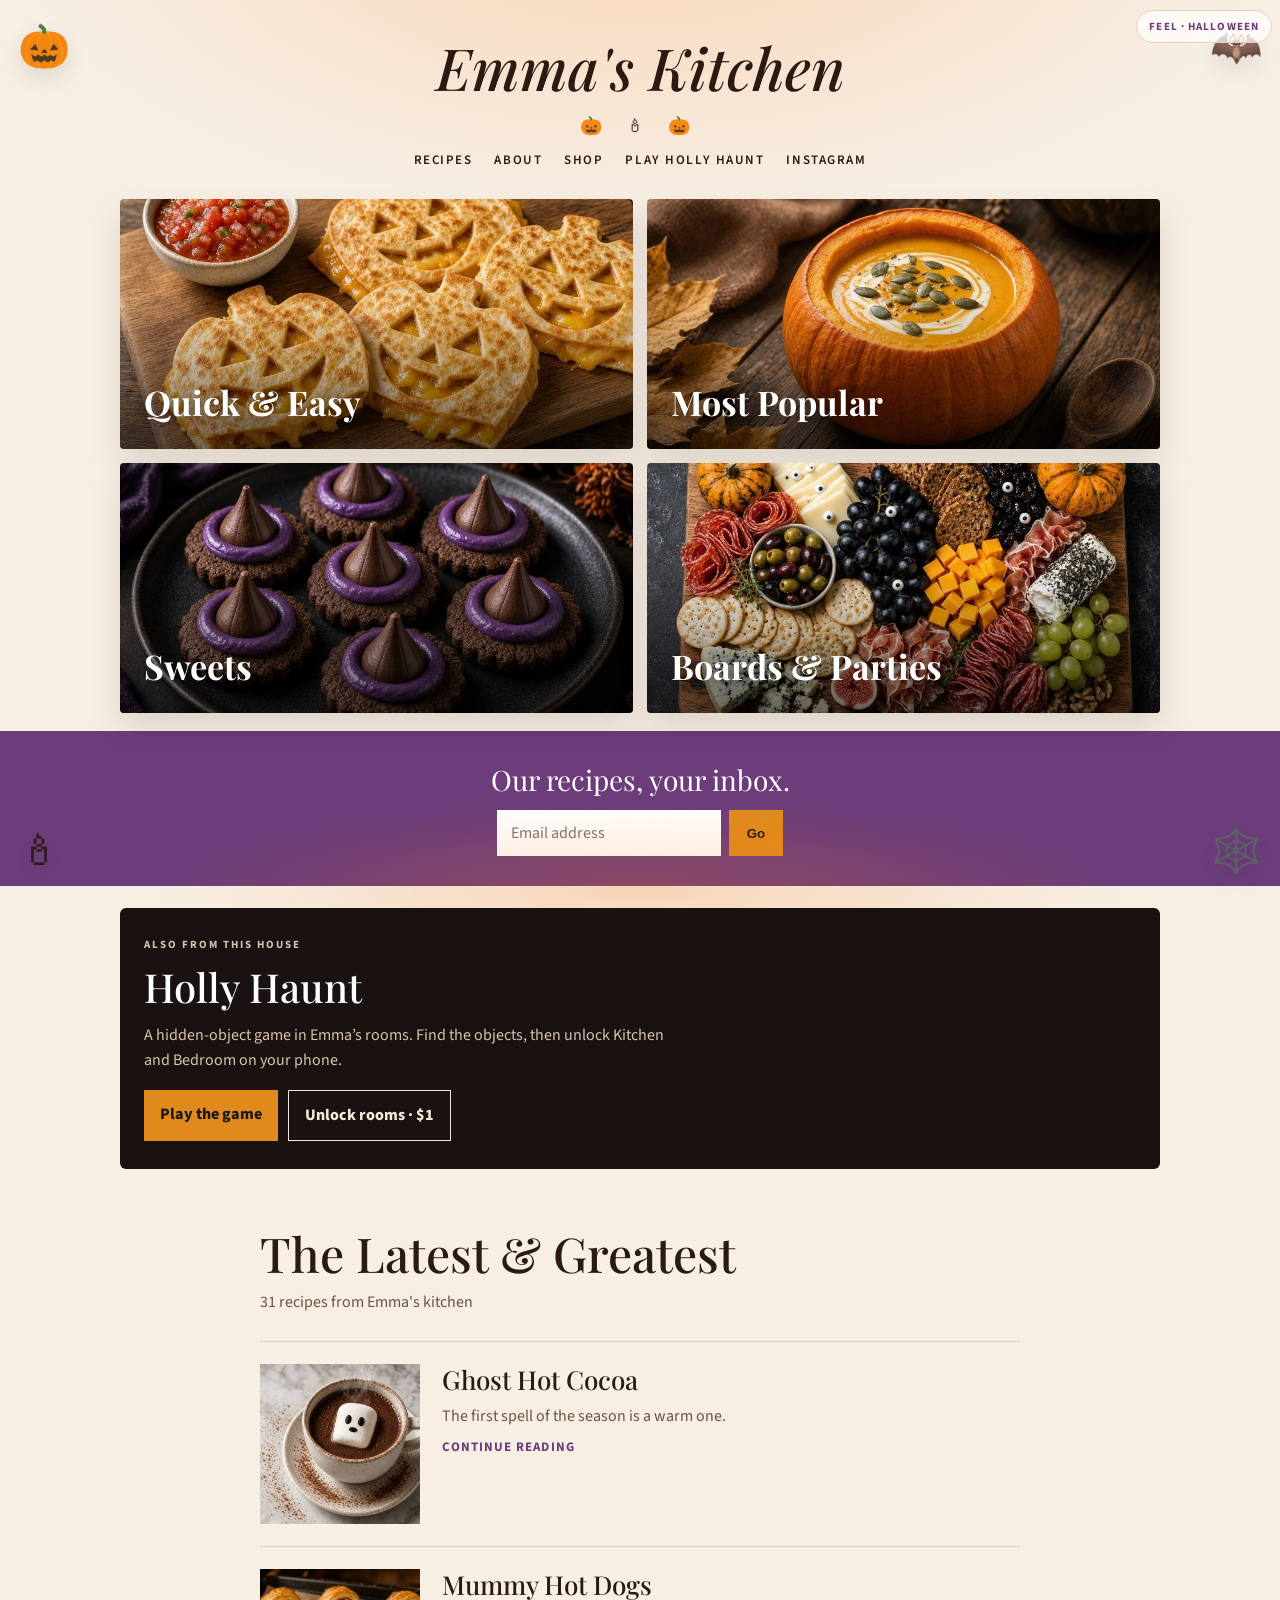
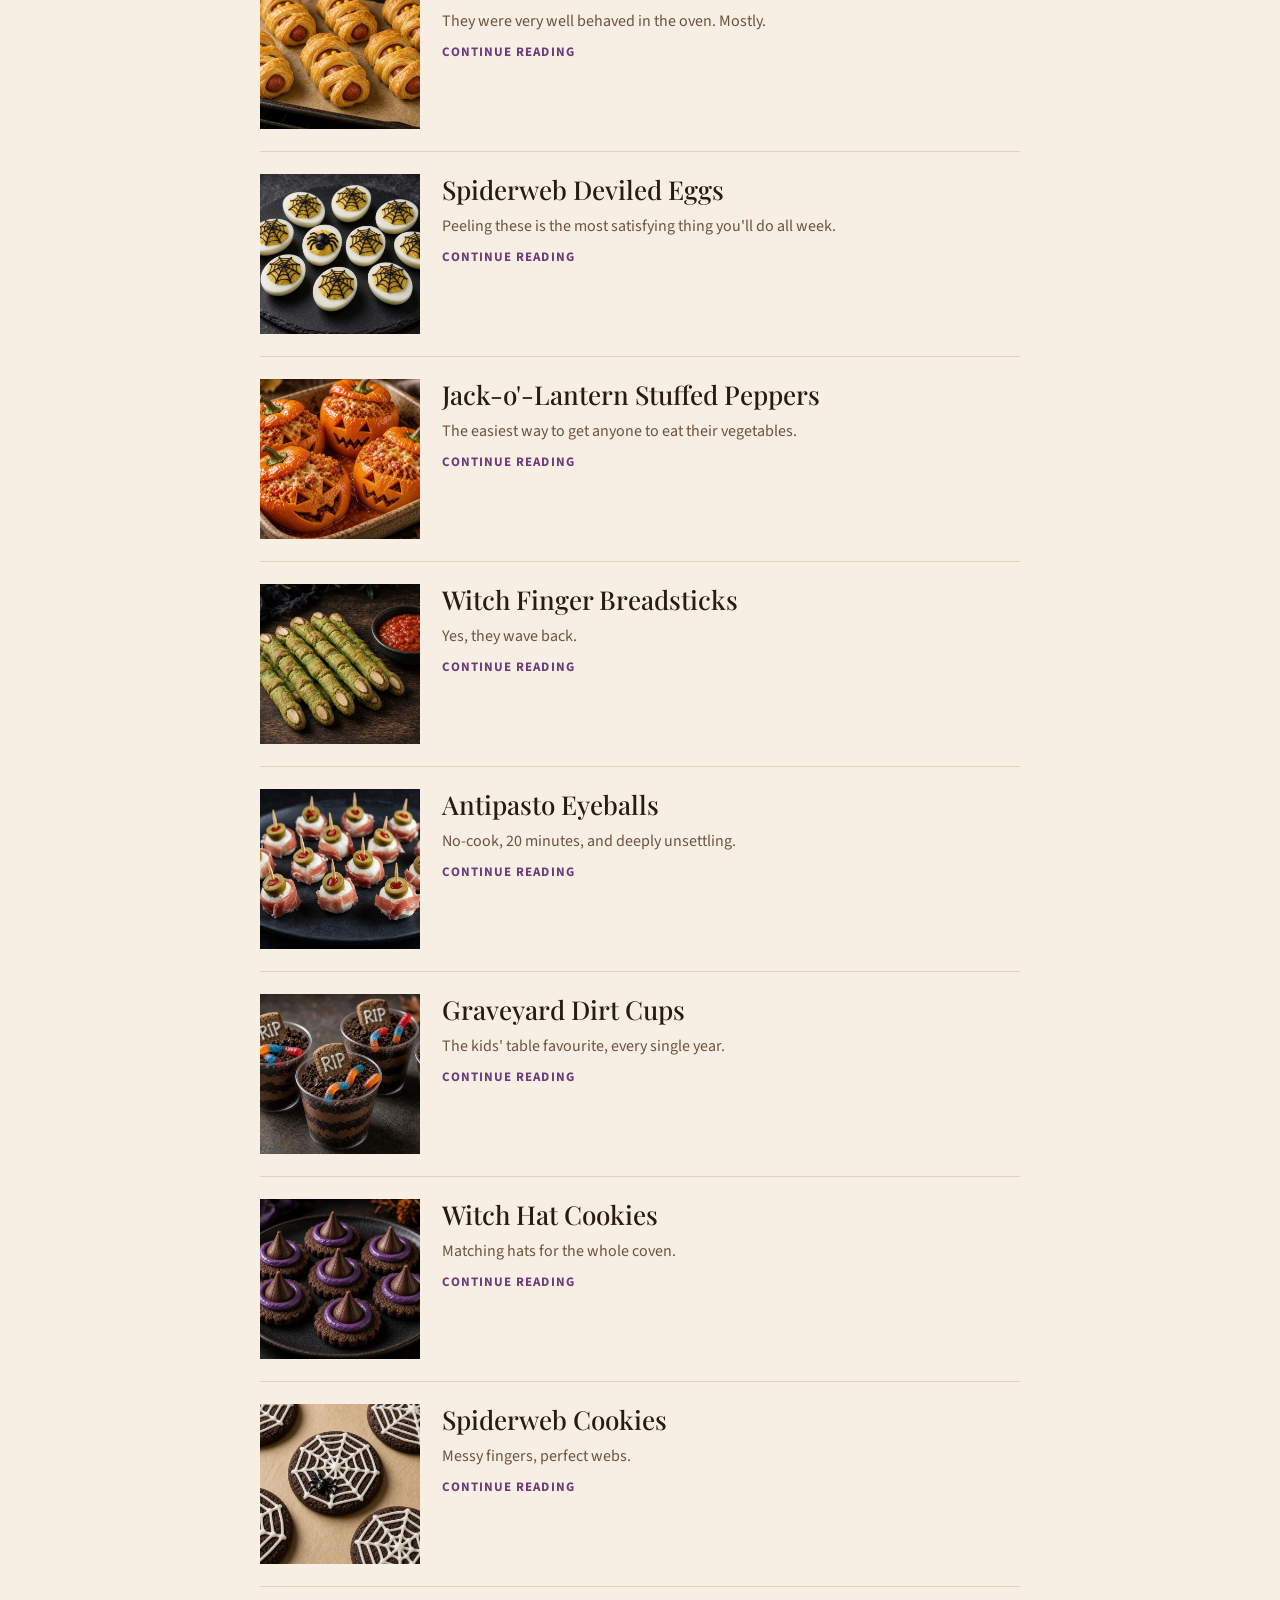
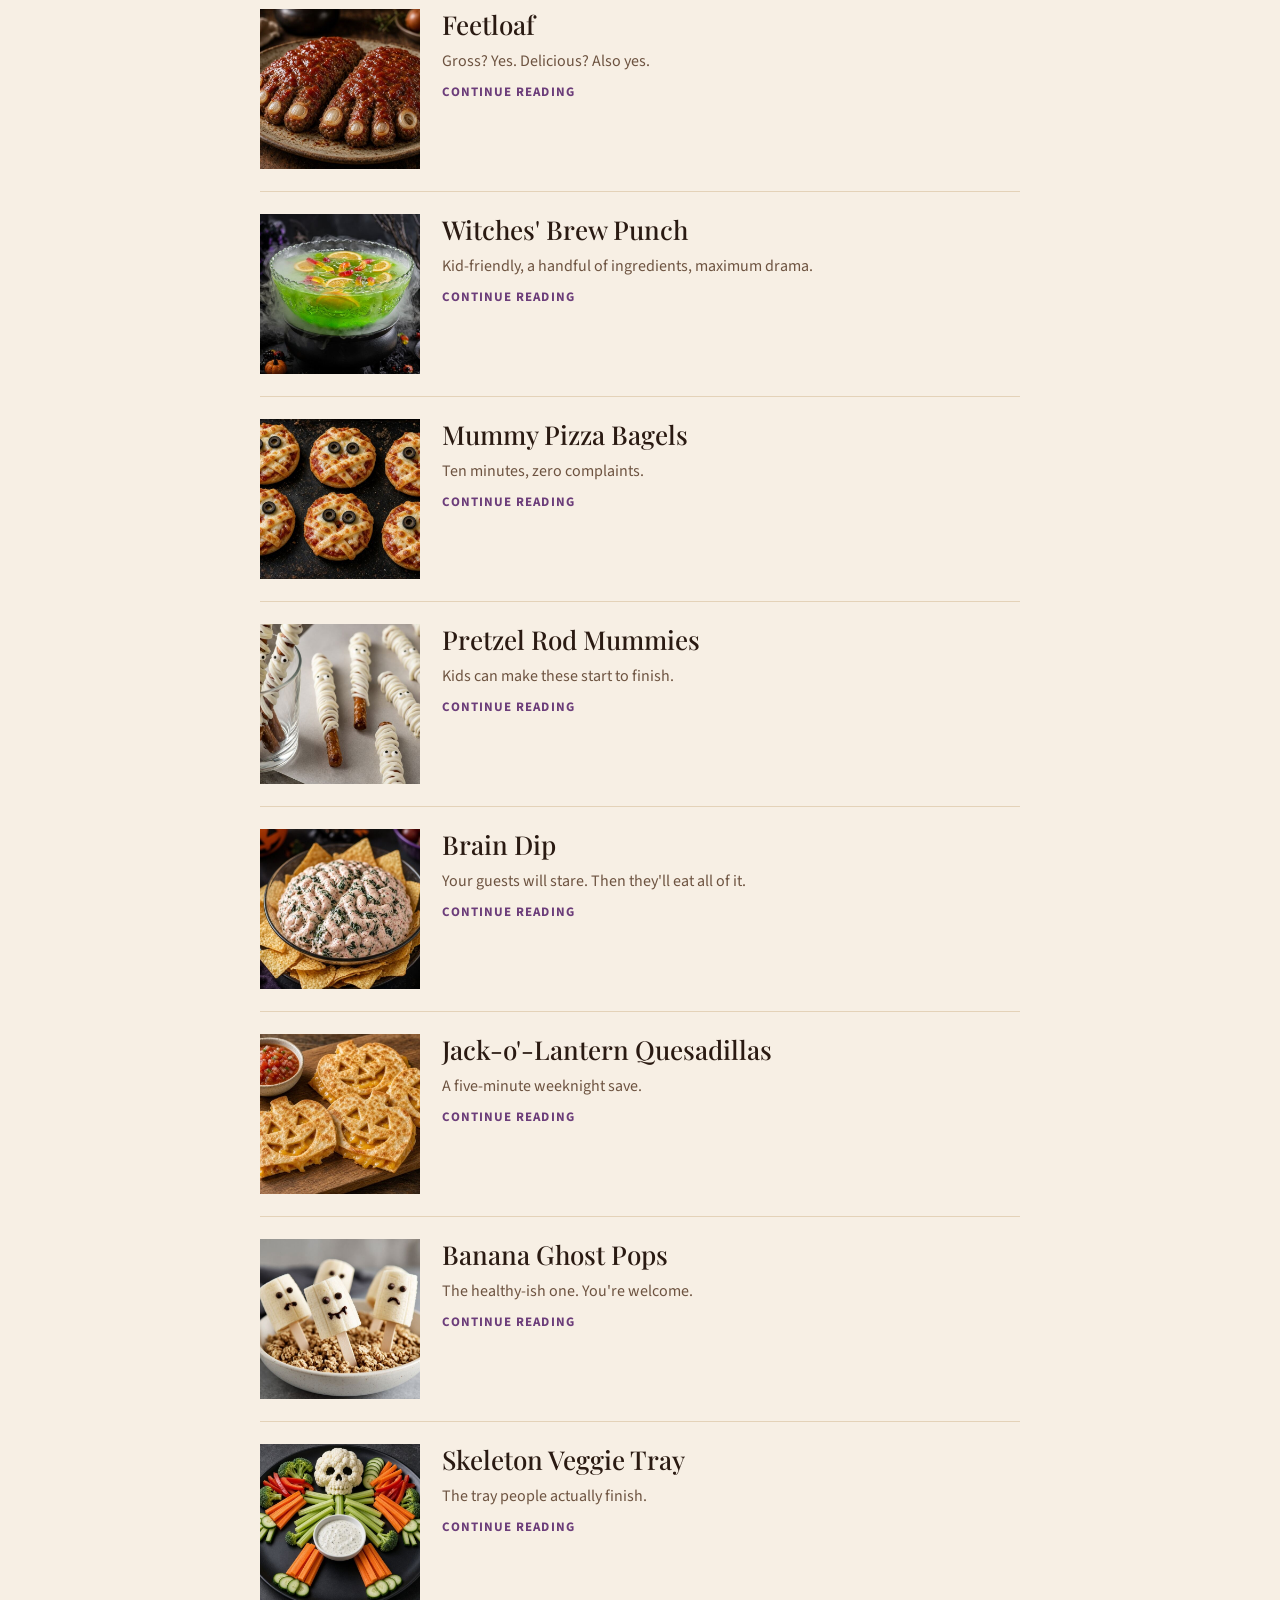
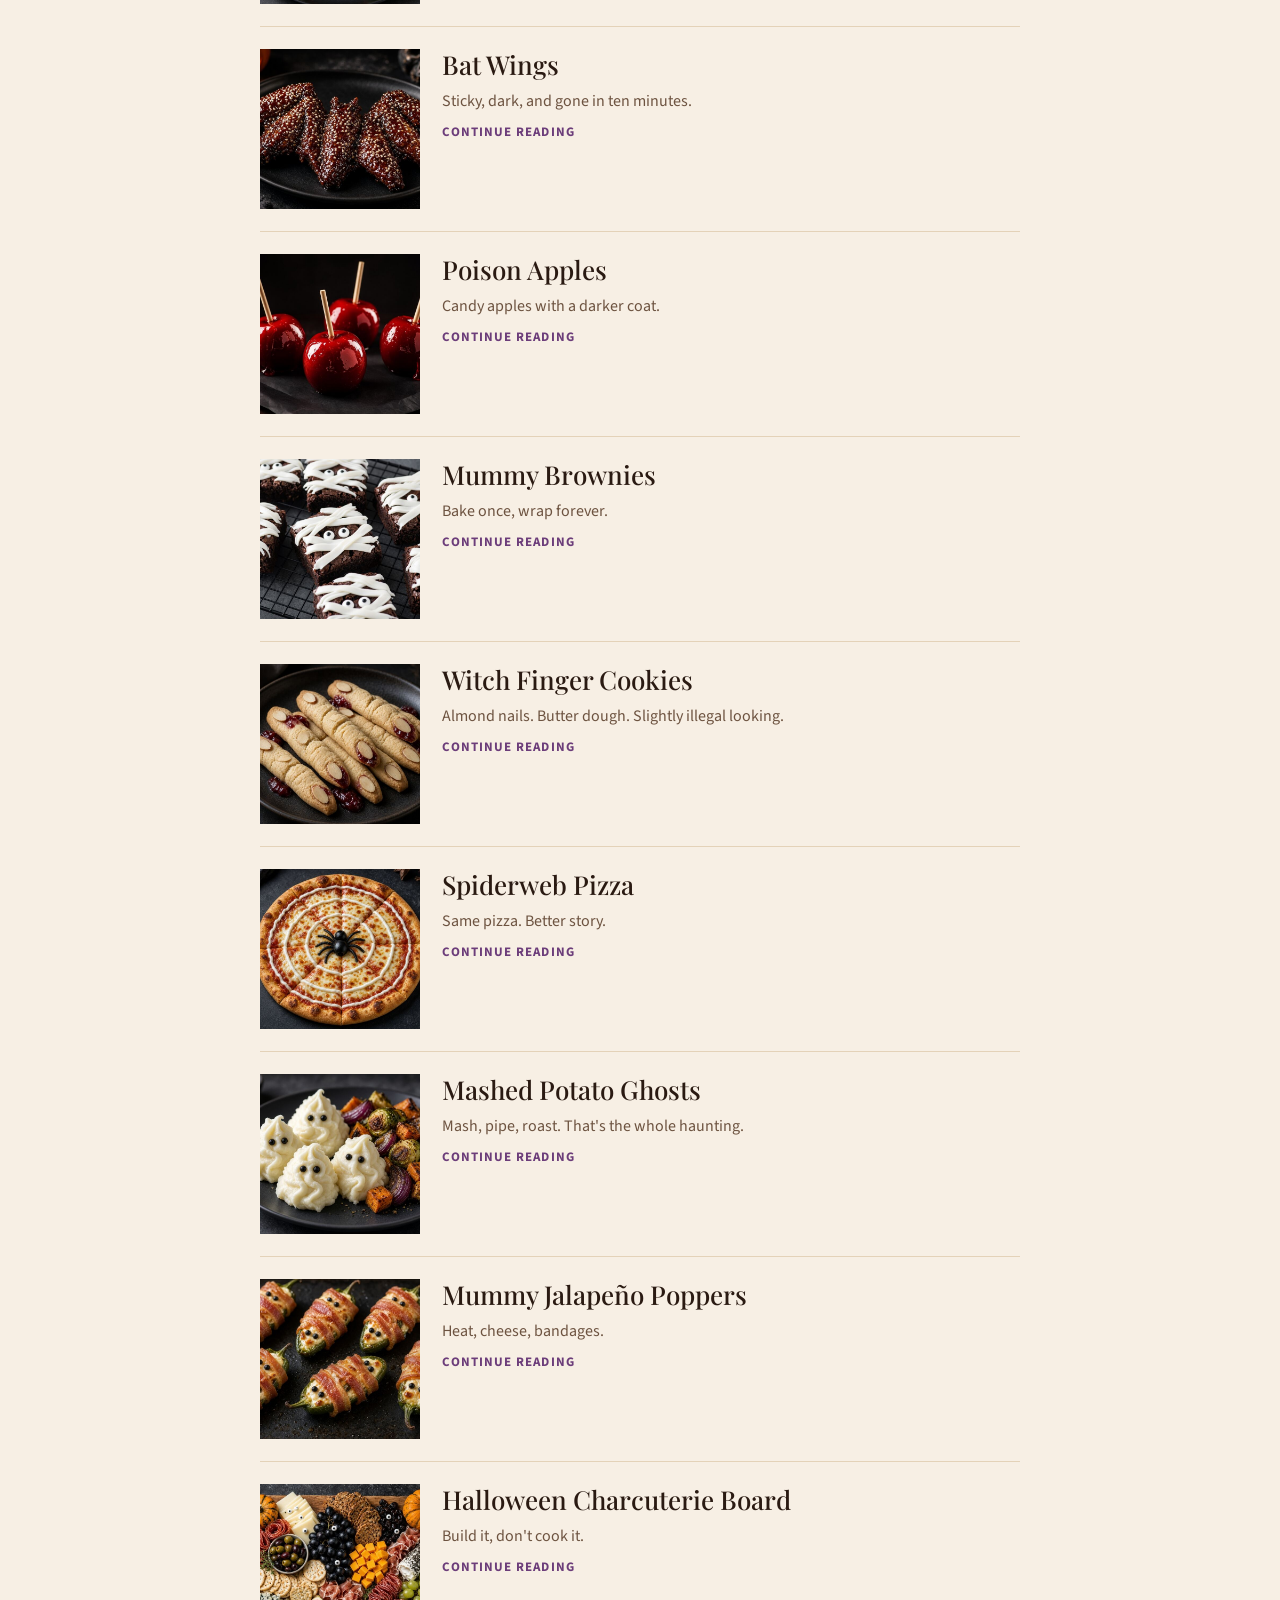
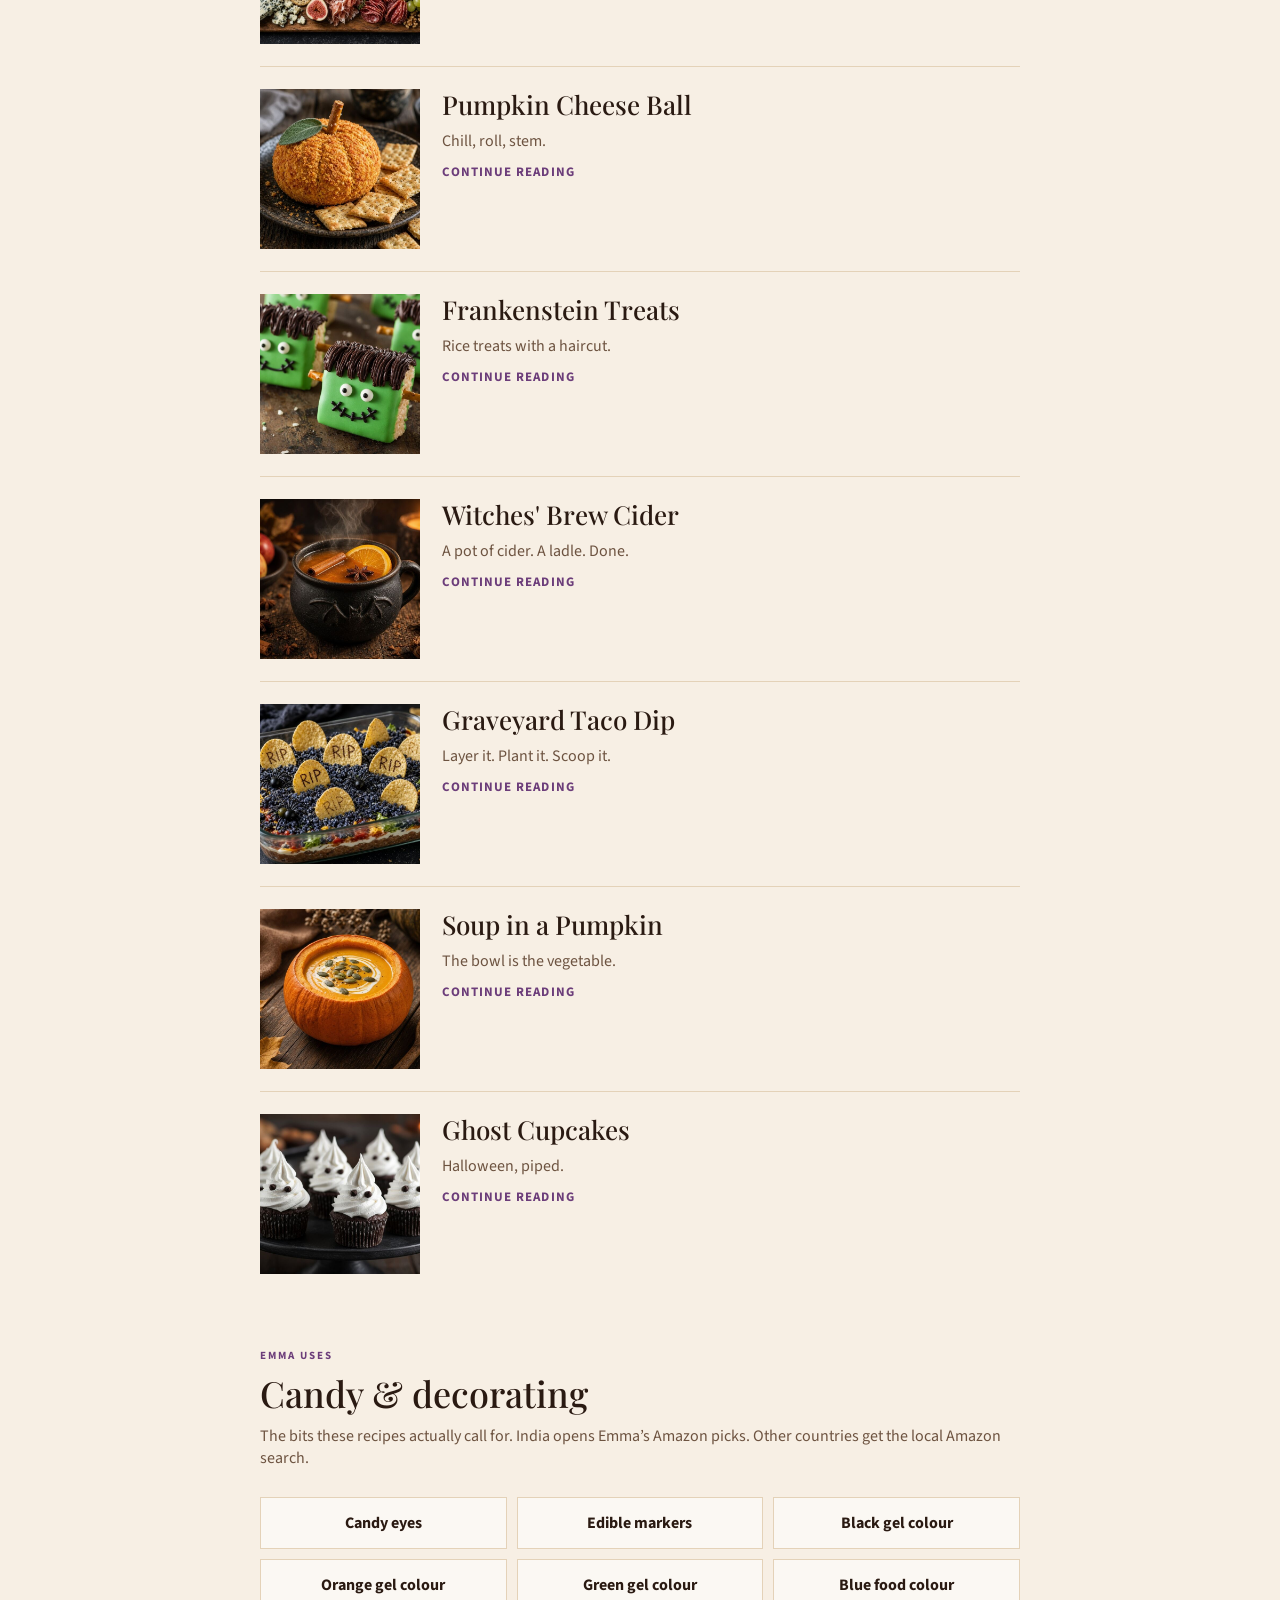
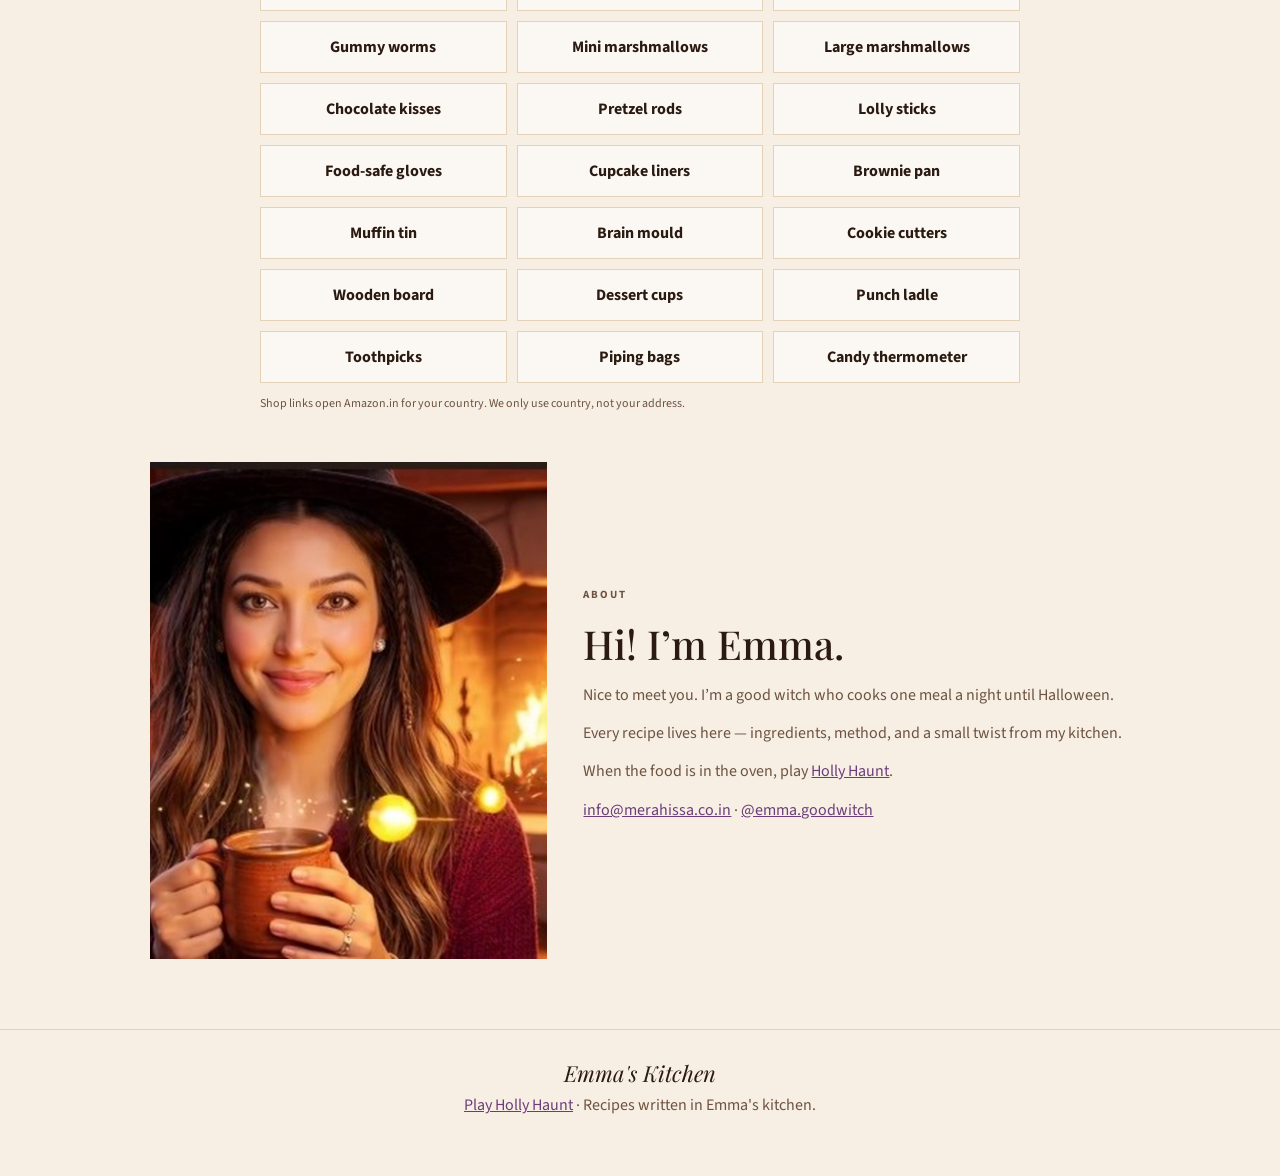
<file: emma/index.html>
<!DOCTYPE html>
<html lang="en" data-theme="halloween">
<head>
  <meta charset="UTF-8" />
  <meta name="viewport" content="width=device-width, initial-scale=1" />
  <title>Emma's Kitchen</title>
  <meta name="description" content="Emma's Kitchen — one festive meal a night, recipes on the site, and a Halloween game in the next room." />
  <link rel="preconnect" href="https://fonts.googleapis.com" />
  <link rel="preconnect" href="https://fonts.gstatic.com" crossorigin />
  <link href="https://fonts.googleapis.com/css2?family=Playfair+Display:ital,wght@0,500;0,700;1,500&family=Source+Sans+3:wght@400;600;700&display=swap" rel="stylesheet" />
  <link rel="stylesheet" href="styles.css?v=7" />
</head>
<body>
  <div class="glow" aria-hidden="true"></div>
  <div class="scene" aria-hidden="true">
    <span class="prop p1" id="p1"></span>
    <span class="prop p2" id="p2"></span>
    <span class="prop p3" id="p3"></span>
    <span class="prop p4" id="p4"></span>
  </div>

  <header class="site-head">
    <div class="feel-wrap" id="festive">
      <button class="feel" id="festiveBtn" type="button">Feel · <span id="festiveLabel">Halloween</span></button>
      <div class="feel-menu" id="festiveMenu"></div>
    </div>
    <a class="mark" href="#">Emma's Kitchen</a>
    <p class="ribbon" id="ribbon"></p>
    <nav>
      <a href="#recipes">Recipes</a>
      <a href="#about">About</a>
      <a href="#shop">Shop</a>
      <a href="https://isardeepg.github.io/" target="_blank" rel="noopener">Play Holly Haunt</a>
      <a href="https://instagram.com/emma.goodwitch" target="_blank" rel="noopener">Instagram</a>
    </nav>
  </header>

  <section class="tiles" id="start">
    <button class="tile" data-cat="dinner" style="background-image:url('img/meals/15.jpg?v=2')"><span>Quick & Easy</span></button>
    <button class="tile" data-cat="all" style="background-image:url('img/meals/30.jpg?v=2')"><span>Most Popular</span></button>
    <button class="tile" data-cat="dessert" style="background-image:url('img/meals/08.jpg?v=2')"><span>Sweets</span></button>
    <button class="tile" data-cat="board" style="background-image:url('img/meals/25.jpg?v=2')"><span>Boards & Parties</span></button>
  </section>

  <section class="mail">
    <p>Our recipes, your inbox.</p>
    <form onsubmit="event.preventDefault(); this.querySelector('button').textContent='Saved for later';">
      <input type="email" placeholder="Email address" required />
      <button type="submit">Go</button>
    </form>
  </section>

  <section class="game" id="game">
    <div>
      <p class="eyebrow">Also from this house</p>
      <h2>Holly Haunt</h2>
      <p>A hidden-object game in Emma’s rooms. Find the objects, then unlock Kitchen and Bedroom on your phone.</p>
      <p class="game-actions">
        <a class="btn" href="https://isardeepg.github.io/" target="_blank" rel="noopener">Play the game</a>
        <a class="btn ghost" href="https://rzp.io/rzp/hollyhaunt-unlock" target="_blank" rel="noopener">Unlock rooms · $1</a>
      </p>
    </div>
  </section>

  <main class="page" id="recipes">
    <h1>The Latest & Greatest</h1>
    <p class="lede" id="count">31 recipes from Emma's Kitchen</p>
    <div id="list"></div>
  </main>

  <section class="shop" id="shop">
    <p class="eyebrow">Emma uses</p>
    <h2>Candy & decorating</h2>
    <p class="lede">The bits these recipes actually call for. India opens Emma’s Amazon picks. Other countries get the local Amazon search.</p>
    <div class="shop-grid"></div>
    <p class="fine">Detecting your store…</p>
  </section>

  <section class="hi" id="about">
    <img src="img/emma.jpg?v=6" alt="Emma" />
    <div>
      <p class="eyebrow">About</p>
      <h2>Hi! I’m Emma.</h2>
      <p>Nice to meet you. I’m a good witch who cooks one meal a night until Halloween.</p>
      <p>Every recipe lives here — ingredients, method, and a small twist from my kitchen.</p>
      <p>When the food is in the oven, play <a href="https://isardeepg.github.io/">Holly Haunt</a>.</p>
      <p><a href="mailto:info@merahissa.co.in">info@merahissa.co.in</a> · <a href="https://instagram.com/emma.goodwitch">@emma.goodwitch</a></p>
    </div>
  </section>

  <footer>
    <p>Emma's Kitchen</p>
    <p><a href="https://isardeepg.github.io/">Play Holly Haunt</a> · Recipes written in Emma's kitchen.</p>
  </footer>

  <div id="recipe"></div>
  <script src="meals.js?v=7"></script>
  <script src="app.js?v=7"></script>
</body>
</html>
</file>
<file: emma/styles.css>
:root {
  --paper: #fffaf4;
  --ink: #2a221c;
  --muted: #6d6156;
  --line: #eadfce;
  --purple: #6c3d7a;
  --gold: #d4a017;
  --glow: rgba(224, 138, 30, .18);
  --sans: "Source Sans 3", "Helvetica Neue", sans-serif;
  --serif: "Playfair Display", Georgia, serif;
}
[data-theme="halloween"] {
  --paper: #f7efe4; --ink: #2a1a12; --muted: #6d5340; --line: #e4d2b8;
  --purple: #6c3d7a; --gold: #e08a1e; --glow: rgba(255, 122, 24, .22);
}
[data-theme="diwali"] {
  --paper: #fff6e8; --ink: #3a1608; --muted: #8a5a2a; --line: #f0d7a8;
  --purple: #9a1c1c; --gold: #e0b13a; --glow: rgba(224, 177, 58, .28);
}
[data-theme="christmas"] {
  --paper: #f4f7f3; --ink: #16301f; --muted: #4d6556; --line: #d5e0d6;
  --purple: #1f5a3a; --gold: #c41e3a; --glow: rgba(31, 90, 58, .16);
}
[data-theme="holi"] {
  --paper: #fff7fb; --ink: #3a1230; --muted: #7a4a68; --line: #f3d4e4;
  --purple: #d11d74; --gold: #2563eb; --glow: rgba(209, 29, 116, .16);
}
[data-theme="eid"] {
  --paper: #f4f7f2; --ink: #14301f; --muted: #4e6a56; --line: #d4e0d2;
  --purple: #1f6f4a; --gold: #c9a227; --glow: rgba(201, 162, 39, .2);
}
[data-theme="thanksgiving"] {
  --paper: #f8f0e4; --ink: #3a2010; --muted: #7a5a38; --line: #e6d2b4;
  --purple: #8a3e12; --gold: #c45c26; --glow: rgba(196, 92, 38, .2);
}
[data-theme="newyear"] {
  --paper: #f3f4f8; --ink: #16182a; --muted: #5a5e78; --line: #d8dbe8;
  --purple: #1b1f4a; --gold: #d4af37; --glow: rgba(212, 175, 55, .2);
}
[data-theme="easter"] {
  --paper: #fbf8f1; --ink: #2a3324; --muted: #66705c; --line: #e4ead8;
  --purple: #d97b93; --gold: #6a9b6a; --glow: rgba(217, 123, 147, .16);
}
[data-theme="kitchen"] {
  --paper: #fffaf4; --ink: #2a221c; --muted: #6d6156; --line: #eadfce;
  --purple: #6c3d7a; --gold: #d4a017; --glow: rgba(212, 160, 23, .14);
}

* { box-sizing: border-box; margin: 0; padding: 0; }
html { scroll-behavior: smooth; }
body {
  font-family: var(--sans);
  background:
    radial-gradient(900px 420px at 50% -80px, var(--glow), transparent 70%),
    var(--paper);
  color: var(--ink);
  min-height: 100vh;
  transition: background .4s, color .35s;
}
a { color: var(--purple); }
img { max-width: 100%; display: block; }

.glow {
  pointer-events: none;
  position: fixed; inset: auto 12% -80px;
  height: 180px;
  background: radial-gradient(ellipse at center, var(--glow), transparent 70%);
  z-index: 0;
}

.scene { pointer-events: none; }
.prop {
  position: fixed; z-index: 5;
  font-size: 42px;
  filter: drop-shadow(0 8px 12px rgba(0,0,0,.12));
  opacity: .92;
}
.p1 { top: 18px; left: 18px; }
.p2 { top: 18px; right: 18px; }
.p3 { bottom: 18px; left: 18px; }
.p4 { bottom: 18px; right: 18px; }

.site-head { text-align: center; padding: 28px 16px 12px; position: relative; z-index: 6; }
.mark {
  display: inline-block;
  font-family: var(--serif);
  font-style: italic;
  font-size: clamp(36px, 8vw, 58px);
  font-weight: 500;
  color: var(--ink);
  text-decoration: none;
}
.ribbon {
  margin: 8px 0 2px;
  letter-spacing: .55em;
  font-size: 18px;
  opacity: .9;
}
nav { display: flex; justify-content: center; gap: 22px; margin: 12px 0 8px; flex-wrap: wrap; }
nav a {
  color: var(--ink); text-decoration: none; font-weight: 600;
  font-size: 13px; letter-spacing: .12em; text-transform: uppercase;
}
nav a:hover { color: var(--purple); }

.feel-wrap { position: absolute; right: 8px; top: 10px; z-index: 8; }
.feel {
  border: 1px solid var(--line); background: rgba(255,255,255,.7);
  color: var(--purple); border-radius: 999px;
  font: 700 11px var(--sans); letter-spacing: .1em; text-transform: uppercase;
  padding: 8px 12px; cursor: pointer;
}
.feel-menu {
  display: none; position: absolute; right: 0; top: 40px;
  background: #fff; border: 1px solid var(--line); min-width: 200px;
  text-align: left; padding: 8px; z-index: 40; box-shadow: 0 16px 40px rgba(0,0,0,.08);
}
.feel-wrap.open .feel-menu { display: grid; }
.feel-menu button { border: 0; background: none; text-align: left; padding: 8px 10px; font: 600 14px var(--sans); cursor: pointer; }
.feel-menu button.on { color: var(--purple); }

.tiles {
  display: grid; grid-template-columns: 1fr 1fr; gap: 14px;
  width: min(1040px, calc(100% - 28px)); margin: 10px auto 0;
  position: relative; z-index: 2;
}
.tile {
  min-height: 250px; border: 0; border-radius: 4px;
  background-size: cover; background-position: center;
  position: relative; cursor: pointer; color: #fff;
  display: flex; align-items: flex-end; padding: 24px;
  box-shadow: 0 16px 32px rgba(40,20,8,.12);
}
.tile::after { content: ""; position: absolute; inset: 0; background: linear-gradient(transparent 42%, rgba(0,0,0,.55)); border-radius: 4px; }
.tile span {
  position: relative; z-index: 1;
  font-family: var(--serif);
  font-size: clamp(22px, 4vw, 34px);
  font-weight: 700;
  text-shadow: 0 2px 12px rgba(0,0,0,.4);
}

.mail {
  background: var(--purple); color: #fff; text-align: center;
  padding: 30px 16px; margin: 18px 0 0;
}
.mail p { font-family: var(--serif); font-size: 28px; margin-bottom: 12px; }
.mail form { display: flex; justify-content: center; gap: 8px; flex-wrap: wrap; }
.mail input { border: 0; padding: 12px 14px; min-width: 220px; font: 16px var(--sans); }
.mail button { border: 0; background: var(--gold); color: #1a1a1a; font-weight: 800; padding: 12px 18px; cursor: pointer; }

.page { width: min(760px, calc(100% - 32px)); margin: 52px auto; position: relative; z-index: 2; }
.page h1 { font-family: var(--serif); font-size: clamp(32px, 6vw, 48px); font-weight: 500; }
.lede { color: var(--muted); margin: 6px 0 28px; }
.row { display: grid; grid-template-columns: 160px 1fr; gap: 22px; padding: 22px 0; border-top: 1px solid var(--line); }
.thumb { width: 160px; height: 160px; object-fit: cover; background: #eee; }
.row h3 { font-family: var(--serif); font-size: 26px; font-weight: 500; line-height: 1.2; margin-bottom: 8px; }
.row p { color: var(--muted); line-height: 1.55; }
.more {
  display: inline-block; margin-top: 10px; border: 0; background: none;
  color: var(--purple); font: 700 13px var(--sans); letter-spacing: .08em;
  text-transform: uppercase; cursor: pointer;
}

.hi {
  width: min(980px, calc(100% - 32px));
  margin: 20px auto 70px;
  display: grid; grid-template-columns: .8fr 1.1fr; gap: 36px; align-items: center;
}
.hi img { width: 100%; aspect-ratio: 4/5; object-fit: cover; object-position: center 18%; }
.eyebrow { letter-spacing: .18em; text-transform: uppercase; font-size: 11px; font-weight: 700; color: var(--purple); }
.hi h2 { font-family: var(--serif); font-size: 40px; font-weight: 500; margin: 6px 0 12px; }
.hi p { color: var(--muted); line-height: 1.65; margin-bottom: 12px; }

footer { text-align: center; padding: 28px 16px 60px; border-top: 1px solid var(--line); color: var(--muted); }
footer p:first-child { font-family: var(--serif); font-style: italic; color: var(--ink); font-size: 22px; margin-bottom: 6px; }

body.reading { overflow: hidden; }
#recipe {
  display: none;
  position: fixed;
  inset: 0;
  z-index: 80;
  background: var(--paper);
  overflow-y: auto;
  -webkit-overflow-scrolling: touch;
}
#recipe.open { display: block; }
.recipe-bar {
  position: sticky; top: 0; z-index: 2;
  display: flex; align-items: center; justify-content: space-between;
  padding: 12px 16px;
  background: color-mix(in srgb, var(--paper) 88%, white);
  backdrop-filter: blur(10px);
  border-bottom: 1px solid var(--line);
  font-size: 12px; letter-spacing: .12em; text-transform: uppercase; font-weight: 700;
  color: var(--muted);
}
.back {
  border: 0; background: none; color: var(--purple);
  font: 700 14px var(--sans); letter-spacing: .06em; text-transform: uppercase;
  cursor: pointer; padding: 6px 0;
}
#recipe .hero {
  width: 100%; height: min(42vh, 320px); object-fit: cover; background: #eee;
}
.recipe-body { width: min(680px, calc(100% - 36px)); margin: 22px auto 80px; }
.recipe-body h2 {
  font-family: var(--serif); font-size: clamp(30px, 8vw, 46px);
  font-weight: 500; line-height: 1.1; margin: 8px 0 8px;
}
.recipe-body h3 {
  font-family: var(--serif); font-size: 22px; font-weight: 500;
  margin: 28px 0 12px;
}
.meta { color: var(--muted); font-size: 14px; margin-bottom: 14px; }
.quote { font-style: italic; font-size: 18px; margin-bottom: 10px; }
.lede-r { color: var(--muted); line-height: 1.6; }
.prep {
  display: grid; grid-template-columns: 1fr 1fr; gap: 10px;
}
.prep img { width: 100%; height: 140px; object-fit: cover; border-radius: 6px; }
.ings { list-style: none; }
.ings li {
  padding: 9px 0; border-bottom: 1px solid var(--line);
  line-height: 1.45;
}
.steps { list-style: none; }
.steps li {
  display: grid; grid-template-columns: 32px 1fr; gap: 12px;
  margin: 0 0 16px; align-items: start;
}
.steps .n {
  width: 28px; height: 28px; border-radius: 50%;
  background: var(--purple); color: #fff;
  display: grid; place-items: center;
  font-size: 12px; font-weight: 700;
}
.steps p { line-height: 1.6; }
.tweak {
  margin-top: 28px; padding: 16px 18px;
  background: color-mix(in srgb, var(--gold) 16%, var(--paper));
  border-left: 3px solid var(--gold);
  line-height: 1.6;
}

.game {
  width: min(1040px, calc(100% - 28px));
  margin: 22px auto 0;
  padding: 28px 24px;
  background: #1a1210;
  color: #f4e8d8;
  border-radius: 6px;
  position: relative;
  z-index: 2;
}
.game h2 { font-family: var(--serif); font-size: clamp(28px, 5vw, 40px); font-weight: 500; margin: 6px 0 10px; color: #fff; }
.game p { color: #d7c4ae; line-height: 1.6; max-width: 520px; }
.game-actions { display: flex; flex-wrap: wrap; gap: 10px; margin-top: 16px; }
.btn {
  display: inline-block; background: var(--gold); color: #1a1a1a;
  text-decoration: none; font-weight: 800; padding: 12px 16px;
}
.btn.ghost { background: transparent; color: #f4e8d8; border: 1px solid #f4e8d8; }

.shop { width: min(760px, calc(100% - 32px)); margin: 10px auto 50px; position: relative; z-index: 2; }
.shop h2 { font-family: var(--serif); font-size: 36px; font-weight: 500; margin: 6px 0 8px; }
.shop-grid { display: grid; grid-template-columns: repeat(3, 1fr); gap: 10px; margin-top: 18px; }
.shop-grid a, .kit-row a {
  display: block; text-align: center; text-decoration: none;
  border: 1px solid var(--line); padding: 14px 10px;
  color: var(--ink); font-weight: 700; background: rgba(255,255,255,.55);
}
.shop-grid a:hover, .kit-row a:hover { border-color: var(--purple); color: var(--purple); }
.fine { font-size: 12px; color: var(--muted); margin-top: 12px; }
.kit { margin-top: 32px; }
.kit-row { display: grid; grid-template-columns: repeat(3, 1fr); gap: 8px; margin-top: 10px; }
.haunt { margin-top: 28px; padding: 16px 0 8px; border-top: 1px solid var(--line); color: var(--muted); }
.haunt a { font-weight: 700; }

@media (max-width: 720px) {
  .prop { font-size: 28px; }
  .p1 { top: 56px; left: 8px; }
  .p2 { display: none; }
  .p3, .p4 { bottom: 10px; }
  .tile { min-height: 168px; padding: 14px; }
  .row { grid-template-columns: 92px 1fr; gap: 12px; }
  .thumb { width: 92px; height: 92px; }
  .hi { grid-template-columns: 1fr; }
  .hi img { aspect-ratio: 1; max-height: 300px; object-position: top; }
  .feel-wrap { position: static; text-align: right; margin-bottom: 4px; }
  #recipe .hero { height: 34vh; }
  .prep img { height: 110px; }
  .shop-grid, .kit-row { grid-template-columns: 1fr 1fr; }
}
</file>
